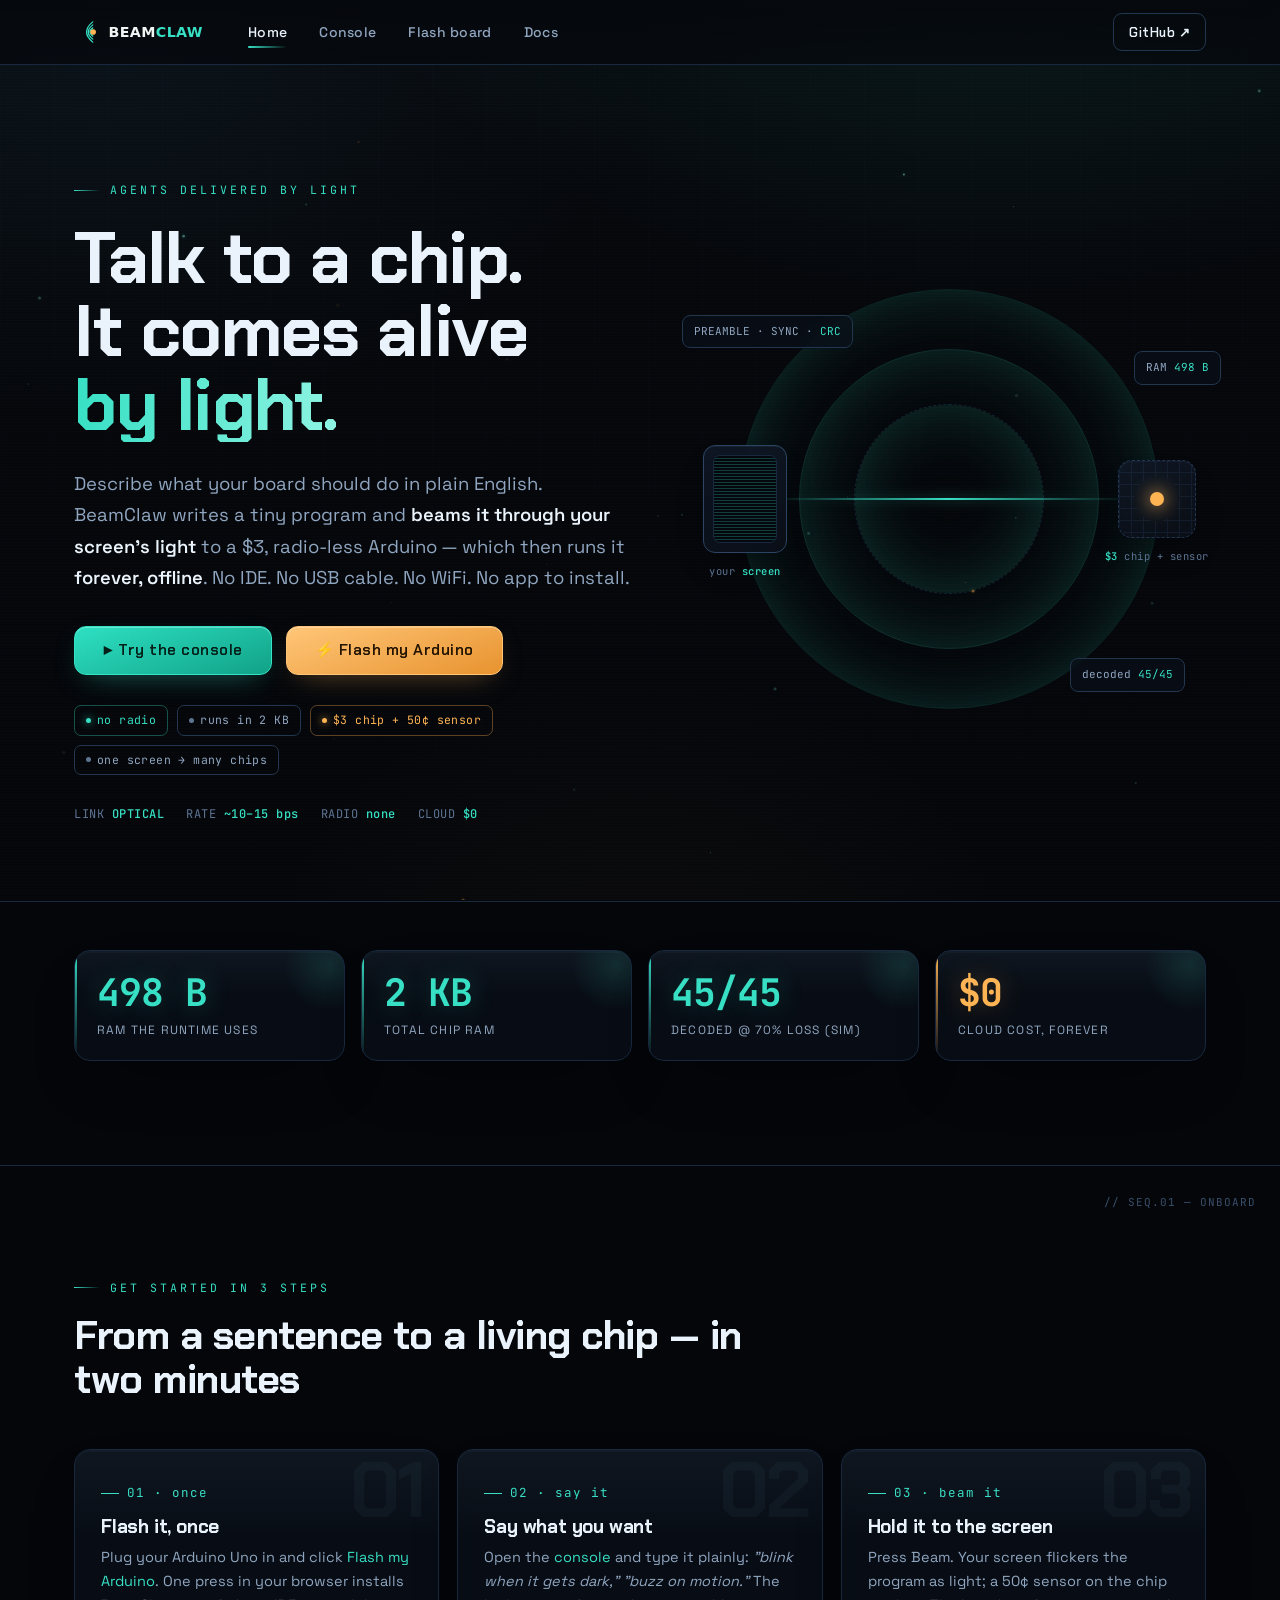
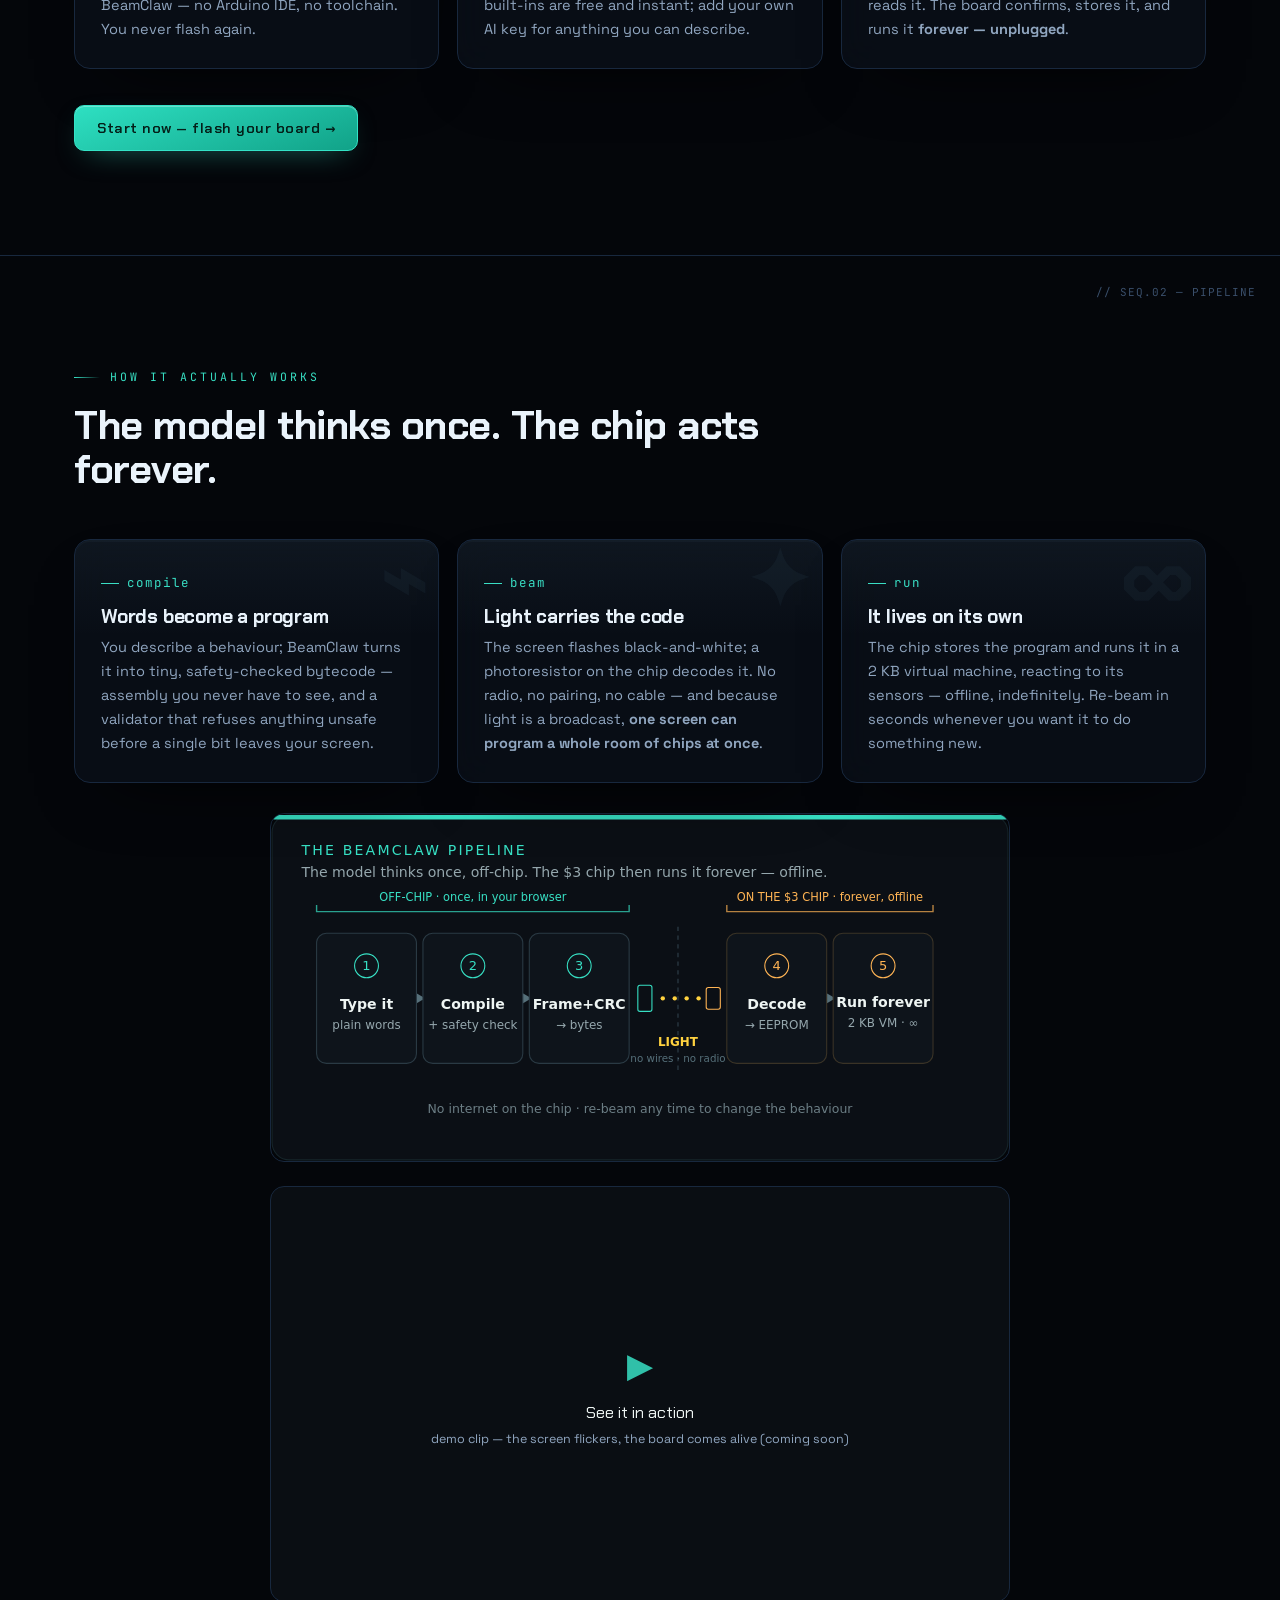
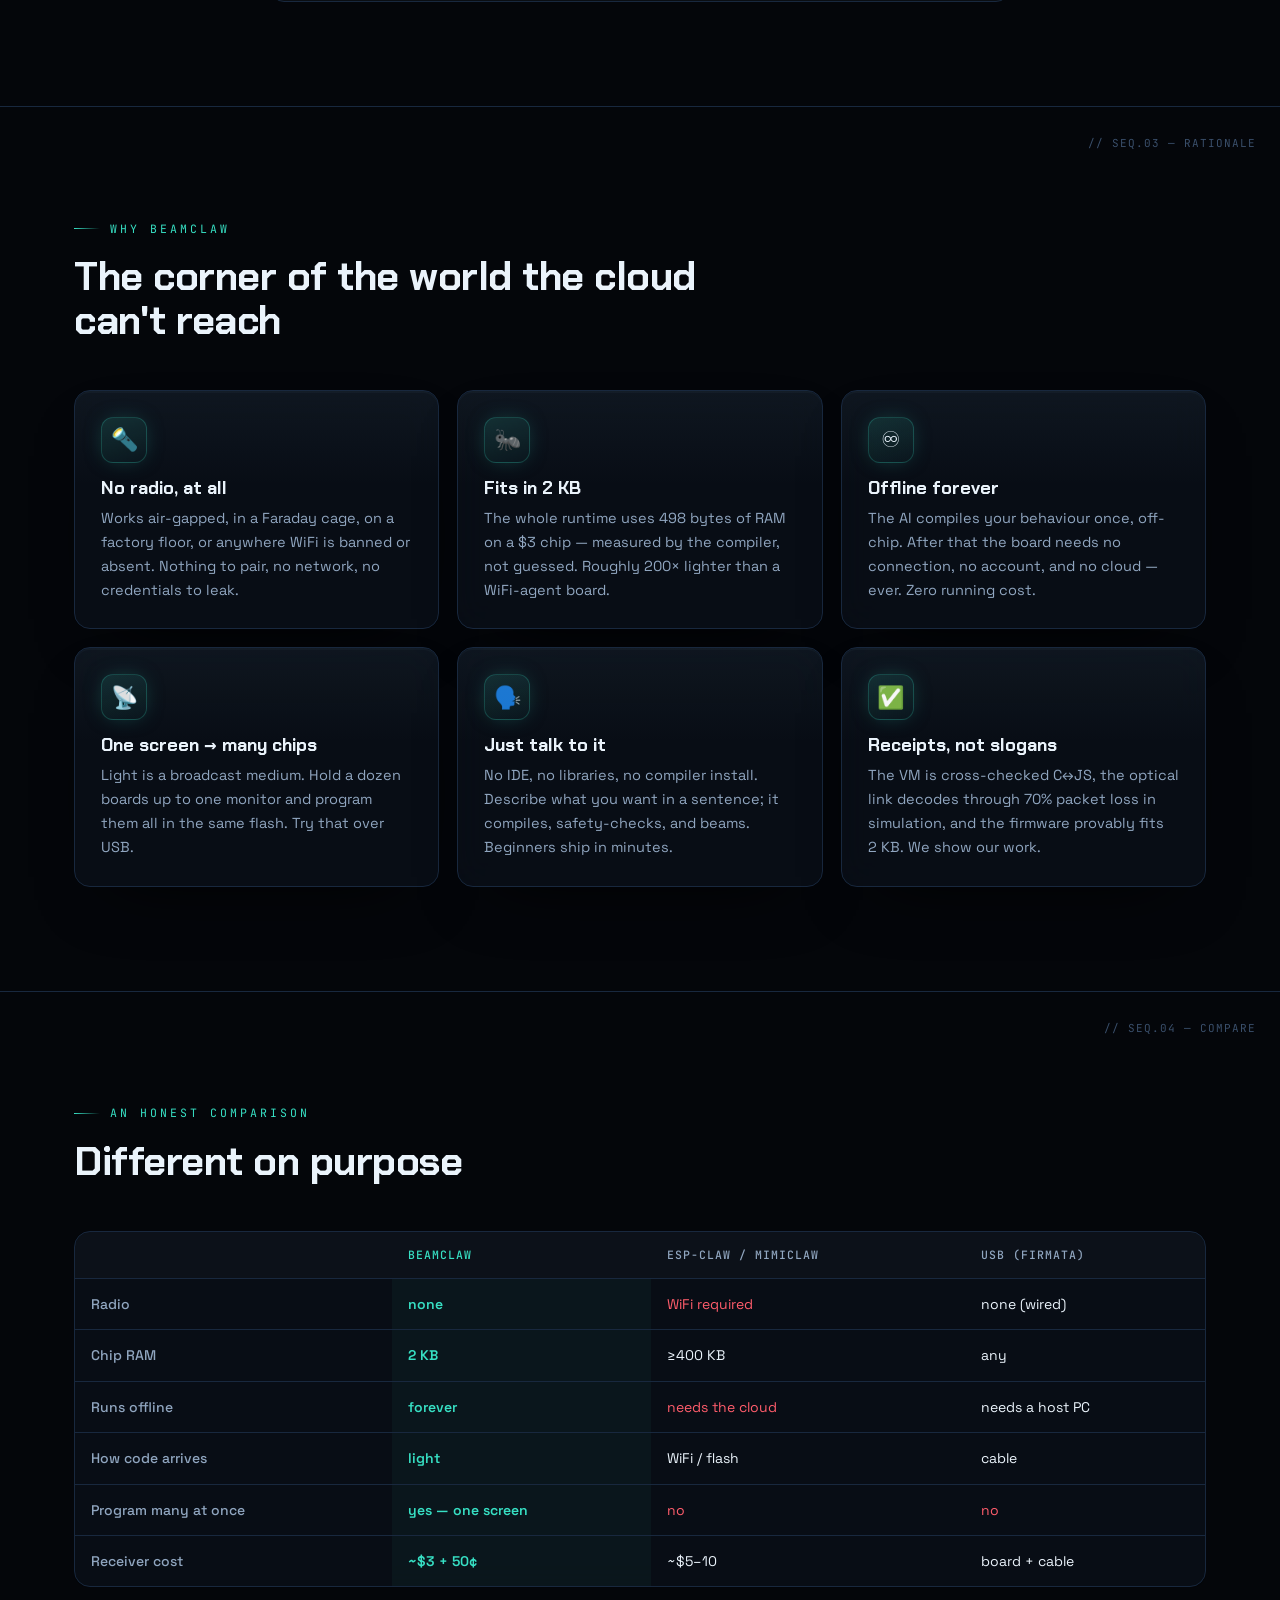
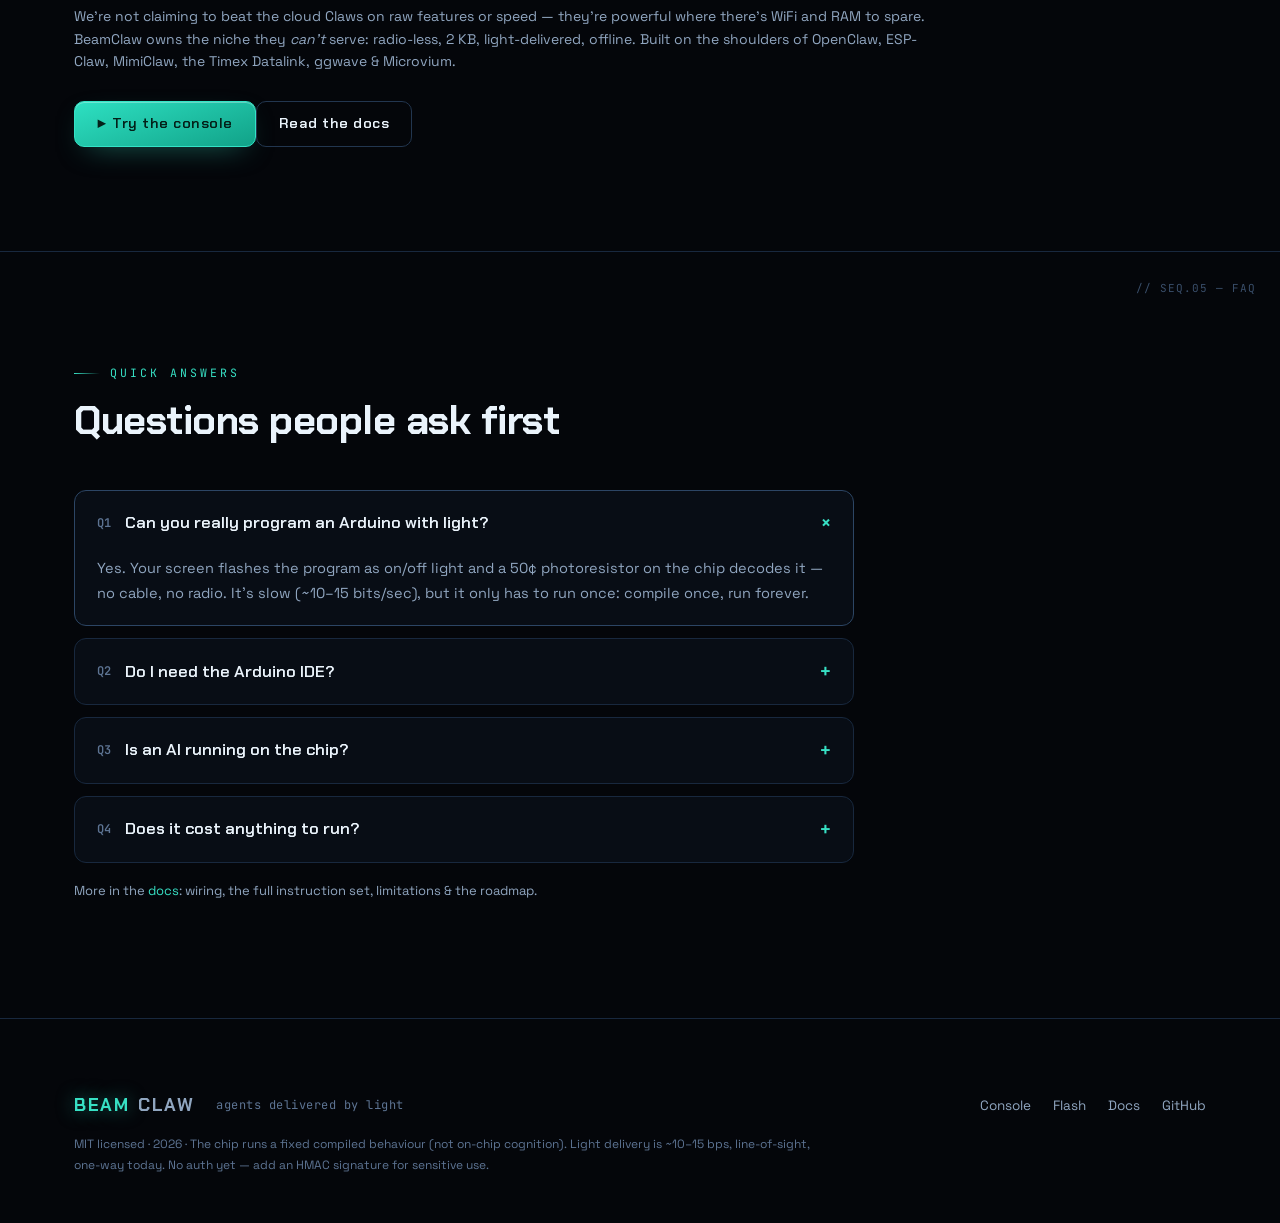
<file: index.html>
<!DOCTYPE html><html lang="en"><head>
<meta charset="UTF-8"/><meta name="viewport" content="width=device-width,initial-scale=1"/>
<title>BeamClaw — Program an Arduino by Light. No Cable, No WiFi, No App.</title>
<meta name="description" content="Describe what your board should do in plain words. BeamClaw compiles a tiny program and beams it through your screen's light to a $3, radio-less Arduino that then runs it forever — offline. No IDE, no USB, no network."/>
<meta name="keywords" content="program Arduino by light, wireless Arduino programming, Arduino without USB, no IDE Arduino, optical data transfer, radioless microcontroller, offline Arduino, screen to Arduino, LiFi Arduino, LDR photoresistor data, send code with light"/>
<link rel="canonical" href="https://beam-claw.com/"/>
<meta property="og:type" content="website"/>
<meta property="og:title" content="BeamClaw — talk to a chip, it comes alive by light"/>
<meta property="og:description" content="A $3, radio-less Arduino that runs your program forever — offline. Describe it in plain words; your screen beams it over by light. No IDE, no USB, no WiFi."/>
<meta property="og:image" content="assets/og.png"/>
<meta property="og:url" content="https://beam-claw.com/"/>
<meta name="twitter:card" content="summary_large_image"/>
<meta name="twitter:title" content="BeamClaw — program an Arduino by light"/>
<meta name="twitter:description" content="Talk to a chip; it comes alive by light. Radio-less, 2 KB, offline. No IDE, no USB, no WiFi."/>
<meta name="twitter:image" content="assets/og.png"/>
<link rel="icon" href="assets/favicon.svg" type="image/svg+xml"/><link rel="icon" type="image/png" sizes="32x32" href="assets/favicon-32.png"/><link rel="apple-touch-icon" href="assets/apple-touch-icon.png"/>
<link rel="stylesheet" href="assets/style.css"/>
</head><body>
<div class="bg-deck"></div><div class="bg-grid"></div><div class="bg-scan"></div>
<canvas id="photons"></canvas>

<nav class="nav"><div class="wrap">
<a class="brand" href="index.html"><img src="assets/logo.svg" alt="BeamClaw" style="height:30px;width:auto;display:block"/></a>
<button class="navtoggle" aria-label="menu" onclick="document.getElementById('nl').classList.toggle('open')">☰</button>
<div class="links" id="nl"><a href="index.html" class="active">Home</a><a href="app.html">Console</a><a href="flash.html">Flash&nbsp;board</a><a href="docs.html">Docs</a></div>
<span class="sp"></span><a class="btn sm ghost" href="https://github.com/technicalaj/beamclaw" target="_blank" rel="noopener">GitHub ↗</a>
</div></nav>

<header class="hero"><div class="wrap">
<div class="hero-grid">
  <div class="hero-copy">
    <span class="eyebrow">agents delivered by light</span>
    <h1>Talk to a chip.<br/>It comes alive<br/><span class="beam-word">by light.</span></h1>
    <p class="lead">Describe what your board should do in plain English. BeamClaw writes a tiny program and <b>beams it through your screen's light</b> to a $3, radio-less Arduino — which then runs it <b>forever, offline</b>. No IDE. No USB cable. No WiFi. No app to install.</p>
    <div class="cta">
      <a class="btn primary lg" href="app.html">▶ Try the console</a>
      <a class="btn gold lg" href="flash.html">⚡ Flash my Arduino</a>
    </div>
    <div class="pills">
      <span class="tag ok">no radio</span>
      <span class="tag">runs in 2&nbsp;KB</span>
      <span class="tag gold">$3 chip + 50¢ sensor</span>
      <span class="tag">one screen → many chips</span>
    </div>
    <div class="hero-readout">
      <span>LINK <b>OPTICAL</b></span><span>RATE <b>~10–15 bps</b></span><span>RADIO <b>none</b></span><span>CLOUD <b>$0</b></span>
    </div>
  </div>

  <!-- SIGNATURE BEAM: screen → photons → chip -->
  <div class="beam-stage" aria-hidden="true">
    <div class="ring" data-depth="0.4"></div>
    <div class="ring r2" data-depth="0.7"></div>
    <div class="ring r3" data-depth="1"></div>

    <div class="beam-line" data-depth="0.2">
      <span class="surge"></span>
      <span class="ph"></span><span class="ph"></span><span class="ph"></span><span class="ph"></span><span class="ph"></span>
    </div>

    <div class="beam-node emit" data-depth="0.5">
      <div class="node-box"><div class="scr"></div></div>
      <div class="node-label">your <b>screen</b></div>
    </div>
    <div class="beam-node recv" data-depth="0.5">
      <div class="node-box chip"><div class="pins"></div><div class="core"></div></div>
      <div class="node-label"><b>$3</b> chip + sensor</div>
    </div>

    <div class="float-chip f1" data-depth="1.4">PREAMBLE · SYNC · <span class="v">CRC</span></div>
    <div class="float-chip f2" data-depth="1.2">RAM <span class="v">498 B</span></div>
    <div class="float-chip f3" data-depth="1.6">decoded <span class="v">45/45</span></div>
  </div>
</div>
</div></header>

<!-- FLOATING STAT CARDS -->
<section style="padding-top:var(--s7)"><div class="wrap">
<div class="statband">
  <div class="stat panel lift reveal"><span class="tick"></span><div class="v">498 B</div><div class="l">RAM the runtime uses</div></div>
  <div class="stat panel lift reveal d1"><span class="tick"></span><div class="v">2 KB</div><div class="l">total chip RAM</div></div>
  <div class="stat panel lift reveal d2"><span class="tick"></span><div class="v">45/45</div><div class="l">decoded @ 70% loss (sim)</div></div>
  <div class="stat panel lift gold reveal d3"><span class="tick"></span><div class="v">$0</div><div class="l">cloud cost, forever</div></div>
</div>
</div></section>

<!-- GET STARTED IN 3 STEPS -->
<section id="start"><div class="wrap">
<div class="sec-coord">// SEQ.01 — ONBOARD</div>
<div class="sec-head reveal">
  <span class="eyebrow">get started in 3 steps</span>
  <h2 class="h-sec">From a sentence to a living chip — in two minutes</h2>
</div>
<div class="grid3 steps">
  <div class="step panel lift reveal"><span class="ghost-num">01</span><div class="n">01 · once</div><h4>Flash it, once</h4><p>Plug your Arduino Uno in and click <a href="flash.html">Flash my Arduino</a>. One press in your browser installs BeamClaw — no Arduino IDE, no toolchain. You never flash again.</p></div>
  <div class="step panel lift reveal d1"><span class="ghost-num">02</span><div class="n">02 · say it</div><h4>Say what you want</h4><p>Open the <a href="app.html">console</a> and type it plainly: <i>"blink when it gets dark," "buzz on motion."</i> The built-ins are free and instant; add your own AI key for anything you can describe.</p></div>
  <div class="step panel lift reveal d2"><span class="ghost-num">03</span><div class="n">03 · beam it</div><h4>Hold it to the screen</h4><p>Press Beam. Your screen flickers the program as light; a 50¢ sensor on the chip reads it. The board confirms, stores it, and runs it <b>forever — unplugged</b>.</p></div>
</div>
<div class="cta" style="justify-content:center;margin-top:36px"><a class="btn primary" href="flash.html">Start now — flash your board →</a></div>
</div></section>

<!-- HOW IT WORKS -->
<section id="how"><div class="wrap">
<div class="sec-coord">// SEQ.02 — PIPELINE</div>
<div class="sec-head reveal">
  <span class="eyebrow">how it actually works</span>
  <h2 class="h-sec">The model thinks once. The chip acts forever.</h2>
</div>
<div class="grid3 steps">
  <div class="step panel lift reveal"><span class="ghost-num">⌁</span><div class="n">compile</div><h4>Words become a program</h4><p>You describe a behaviour; BeamClaw turns it into tiny, safety-checked bytecode — assembly you never have to see, and a validator that refuses anything unsafe before a single bit leaves your screen.</p></div>
  <div class="step panel lift reveal d1"><span class="ghost-num">✦</span><div class="n">beam</div><h4>Light carries the code</h4><p>The screen flashes black-and-white; a photoresistor on the chip decodes it. No radio, no pairing, no cable — and because light is a broadcast, <b>one screen can program a whole room of chips at once</b>.</p></div>
  <div class="step panel lift reveal d2"><span class="ghost-num">∞</span><div class="n">run</div><h4>It lives on its own</h4><p>The chip stores the program and runs it in a 2&nbsp;KB virtual machine, reacting to its sensors — offline, indefinitely. Re-beam in seconds whenever you want it to do something new.</p></div>
</div>
<img src="assets/architecture.svg" alt="BeamClaw pipeline: type, compile and safety-check, beam by light; the 2KB chip decodes, stores, and runs it forever" loading="lazy" class="reveal" style="display:block;width:100%;max-width:740px;margin:30px auto 0;border-radius:14px;border:1px solid var(--line)"/>
<div class="reveal" style="margin:24px auto 0;max-width:740px">
  <div style="position:relative;border:1px solid var(--line);border-radius:14px;overflow:hidden;background:#0a0e13;aspect-ratio:16/9;display:flex;align-items:center;justify-content:center;text-align:center">
    <div>
      <div style="font-size:34px;color:#37e0c4;opacity:.85">▶</div>
      <div style="font-family:var(--disp);font-size:16px;margin-top:6px;color:#eef5f3">See it in action</div>
      <div class="dim" style="font-size:12.5px;margin-top:4px">demo clip — the screen flickers, the board comes alive (coming soon)</div>
    </div>
  </div>
</div>
</div></section>

<!-- WHY -->
<section id="why"><div class="wrap">
<div class="sec-coord">// SEQ.03 — RATIONALE</div>
<div class="sec-head reveal">
  <span class="eyebrow">why beamclaw</span>
  <h2 class="h-sec">The corner of the world the cloud can't reach</h2>
</div>
<div class="grid3">
  <div class="feat panel lift reveal"><div class="ic">🔦</div><h4>No radio, at all</h4><p>Works air-gapped, in a Faraday cage, on a factory floor, or anywhere WiFi is banned or absent. Nothing to pair, no network, no credentials to leak.</p></div>
  <div class="feat panel lift reveal d1"><div class="ic">🐜</div><h4>Fits in 2&nbsp;KB</h4><p>The whole runtime uses 498 bytes of RAM on a $3 chip — measured by the compiler, not guessed. Roughly 200× lighter than a WiFi-agent board.</p></div>
  <div class="feat panel lift reveal d2"><div class="ic">♾️</div><h4>Offline forever</h4><p>The AI compiles your behaviour once, off-chip. After that the board needs no connection, no account, and no cloud — ever. Zero running cost.</p></div>
  <div class="feat panel lift reveal"><div class="ic">📡</div><h4>One screen → many chips</h4><p>Light is a broadcast medium. Hold a dozen boards up to one monitor and program them all in the same flash. Try that over USB.</p></div>
  <div class="feat panel lift reveal d1"><div class="ic">🗣️</div><h4>Just talk to it</h4><p>No IDE, no libraries, no compiler install. Describe what you want in a sentence; it compiles, safety-checks, and beams. Beginners ship in minutes.</p></div>
  <div class="feat panel lift reveal d2"><div class="ic">✅</div><h4>Receipts, not slogans</h4><p>The VM is cross-checked C↔JS, the optical link decodes through 70% packet loss in simulation, and the firmware provably fits 2&nbsp;KB. We show our work.</p></div>
</div></div></section>

<!-- COMPARISON -->
<section id="cmp"><div class="wrap">
<div class="sec-coord">// SEQ.04 — COMPARE</div>
<div class="sec-head reveal">
  <span class="eyebrow">an honest comparison</span>
  <h2 class="h-sec">Different on purpose</h2>
</div>
<div class="cmp-wrap reveal">
<table class="cmp"><tr><th></th><th>BeamClaw</th><th>ESP-Claw / MimiClaw</th><th>USB (Firmata)</th></tr>
<tr><td>Radio</td><td class="yes">none</td><td class="no">WiFi required</td><td>none (wired)</td></tr>
<tr><td>Chip RAM</td><td class="yes">2 KB</td><td>≥400 KB</td><td>any</td></tr>
<tr><td>Runs offline</td><td class="yes">forever</td><td class="no">needs the cloud</td><td>needs a host PC</td></tr>
<tr><td>How code arrives</td><td class="yes">light</td><td>WiFi / flash</td><td>cable</td></tr>
<tr><td>Program many at once</td><td class="yes">yes — one screen</td><td class="no">no</td><td class="no">no</td></tr>
<tr><td>Receiver cost</td><td class="yes">~$3 + 50¢</td><td>~$5–10</td><td>board + cable</td></tr></table>
</div>
<p class="dim reveal" style="margin-top:18px;font-size:14px;max-width:860px">We're not claiming to beat the cloud Claws on raw features or speed — they're powerful where there's WiFi and RAM to spare. BeamClaw owns the niche they <i>can't</i> serve: radio-less, 2&nbsp;KB, light-delivered, offline. Built on the shoulders of OpenClaw, ESP-Claw, MimiClaw, the Timex Datalink, ggwave &amp; Microvium.</p>
<div class="cta" style="justify-content:flex-start;margin-top:28px"><a class="btn primary" href="app.html">▶ Try the console</a><a class="btn ghost" href="docs.html">Read the docs</a></div>
</div></section>

<!-- FAQ -->
<section id="faq"><div class="wrap">
<div class="sec-coord">// SEQ.05 — FAQ</div>
<div class="sec-head reveal">
  <span class="eyebrow">quick answers</span>
  <h2 class="h-sec">Questions people ask first</h2>
</div>
<div class="faq-list">
  <details class="faq-item reveal" open><summary><span class="qn">Q1</span> Can you really program an Arduino with light?<span class="qx">+</span></summary><div class="faq-body">Yes. Your screen flashes the program as on/off light and a 50¢ photoresistor on the chip decodes it — no cable, no radio. It's slow (~10–15 bits/sec), but it only has to run once: compile once, run forever.</div></details>
  <details class="faq-item reveal"><summary><span class="qn">Q2</span> Do I need the Arduino IDE?<span class="qx">+</span></summary><div class="faq-body">No. You flash BeamClaw to the board one time straight from your browser, then change its behaviour by light from any device — phone, tablet, or laptop.</div></details>
  <details class="faq-item reveal"><summary><span class="qn">Q3</span> Is an AI running on the chip?<span class="qx">+</span></summary><div class="faq-body">No — that's impossible in 2&nbsp;KB, and we won't pretend otherwise. The AI <i>compiles</i> a tiny program off-chip; the chip just runs it. "LLM-compiled agency," not "an LLM on the chip."</div></details>
  <details class="faq-item reveal"><summary><span class="qn">Q4</span> Does it cost anything to run?<span class="qx">+</span></summary><div class="faq-body">Nothing. There's no server and no cloud. The built-in behaviours are free; for free-form AI you bring your own key and it talks straight to the provider — nothing billed to us.</div></details>
</div>
<p class="dim reveal" style="font-size:13px;margin-top:18px">More in the <a href="docs.html">docs</a>: wiring, the full instruction set, limitations &amp; the roadmap.</p>
</div></section>

<footer><div class="wrap">
<div class="row"><a class="brand" href="index.html"><b>BEAM</b>CLAW</a><span class="tagline">agents delivered by light</span><span style="flex:1"></span>
<a href="app.html">Console</a><a href="flash.html">Flash</a><a href="docs.html">Docs</a><a href="https://github.com/technicalaj/beamclaw" target="_blank" rel="noopener">GitHub</a></div>
<div class="note">MIT licensed · <span data-year>2026</span> · The chip runs a fixed compiled behaviour (not on-chip cognition). Light delivery is ~10–15 bps, line-of-sight, one-way today. No auth yet — add an HMAC signature for sensitive use.</div>
</div></footer>
<script src="assets/fx.js"></script>
</body></html>
</file>
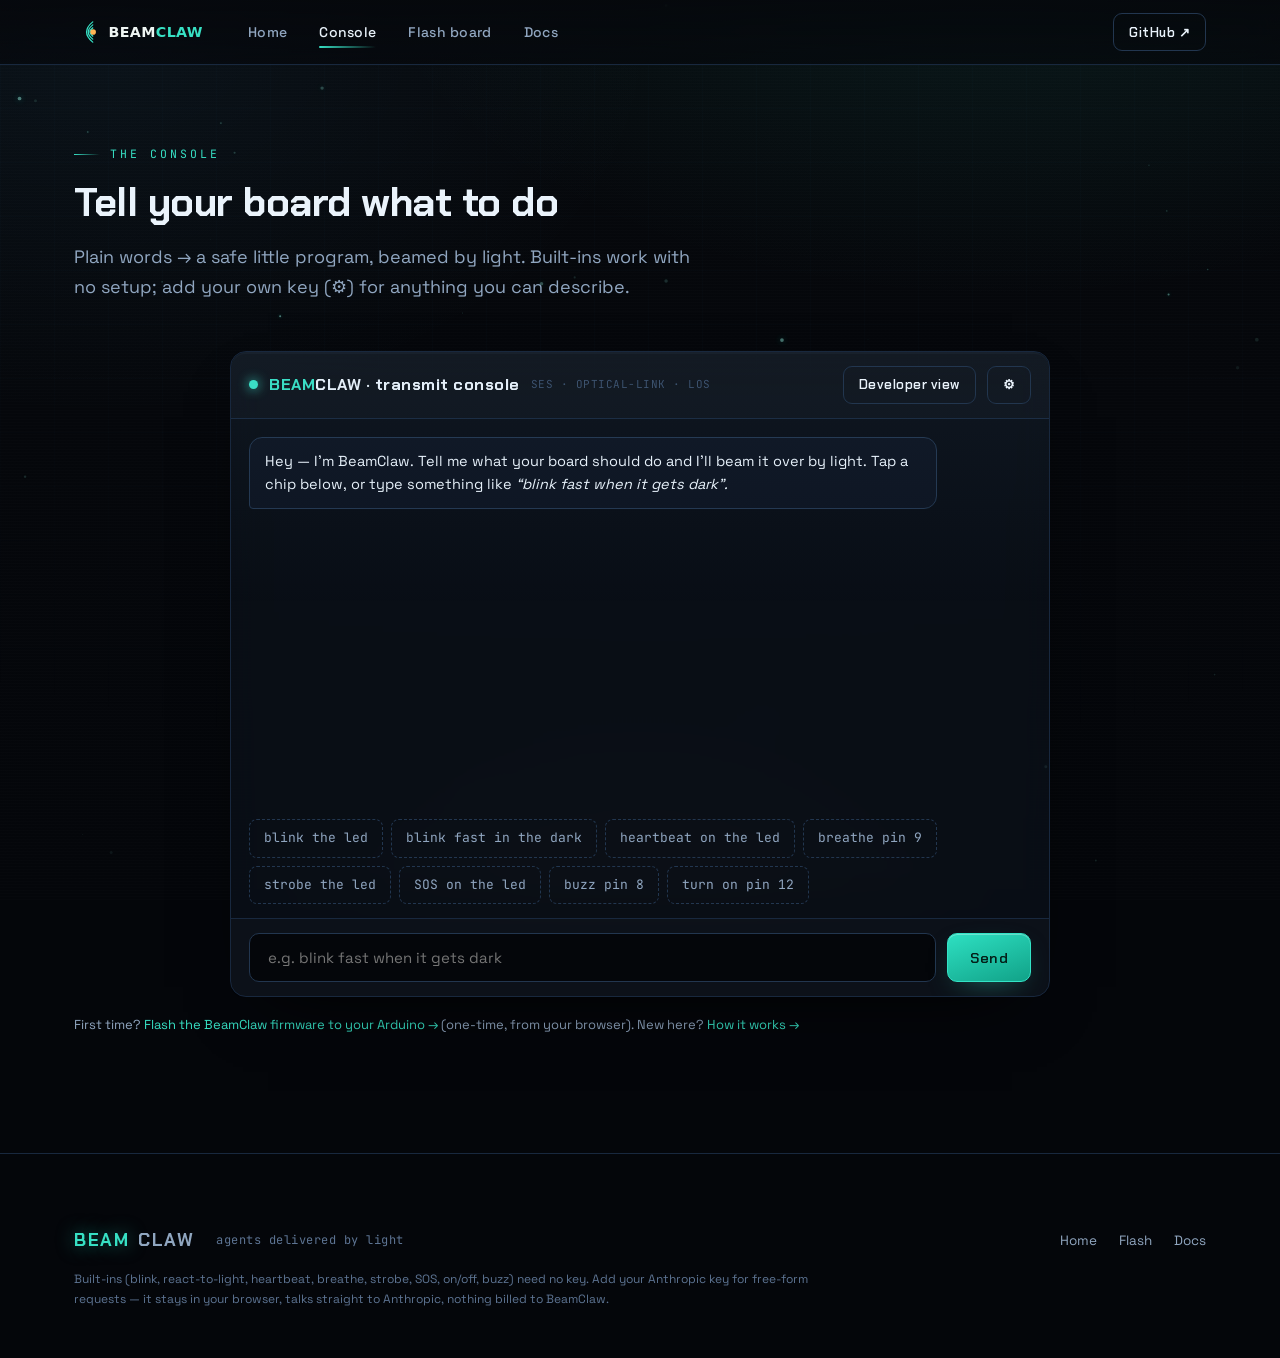
<file: app.html>
<!DOCTYPE html><html lang="en"><head>
<meta charset="UTF-8"/><meta name="viewport" content="width=device-width,initial-scale=1"/>
<title>BeamClaw Console — describe a behaviour, beam it to your Arduino by light</title>
<meta name="description" content="Type what your Arduino should do in plain words. BeamClaw compiles a safe little program and beams it by light — no IDE, no cable. Built-ins are free; bring your own AI key for anything."/>
<meta name="keywords" content="program Arduino plain English, beam code by light, no IDE Arduino console, BeamClaw app"/>
<link rel="canonical" href="https://beam-claw.com/app.html"/>
<meta property="og:type" content="website"/>
<meta property="og:title" content="BeamClaw Console — talk, and your board comes alive by light"/>
<meta property="og:description" content="Describe a behaviour in plain words; it compiles a safe program and beams it by light to your Arduino."/>
<meta property="og:image" content="assets/og.png"/>
<meta name="twitter:card" content="summary_large_image"/>
<link rel="icon" href="assets/favicon.svg" type="image/svg+xml"/><link rel="icon" type="image/png" sizes="32x32" href="assets/favicon-32.png"/><link rel="apple-touch-icon" href="assets/apple-touch-icon.png"/>
<link rel="stylesheet" href="assets/style.css"/>
</head><body>
<div class="bg-deck"></div><div class="bg-grid"></div><div class="bg-scan"></div>
<canvas id="photons"></canvas>

<nav class="nav"><div class="wrap">
<a class="brand" href="index.html"><img src="assets/logo.svg" alt="BeamClaw" style="height:30px;width:auto;display:block"/></a>
<button class="navtoggle" aria-label="menu" onclick="document.getElementById('nl').classList.toggle('open')">☰</button>
<div class="links" id="nl"><a href="index.html">Home</a><a href="app.html" class="active">Console</a><a href="flash.html">Flash&nbsp;board</a><a href="docs.html">Docs</a></div>
<span class="sp"></span><a class="btn sm ghost" href="https://github.com/technicalaj/beamclaw" target="_blank" rel="noopener">GitHub ↗</a>
</div></nav>

<section style="border-top:0;padding-top:var(--s8)"><div class="wrap">
<div class="sec-head reveal">
  <span class="eyebrow">the console</span>
  <h2 class="h-sec">Tell your board what to do</h2>
  <p class="lead">Plain words → a safe little program, beamed by light. Built-ins work with no setup; add your own key (⚙) for anything you can describe.</p>
</div>

<div class="console panel reveal" id="console" style="margin-top:24px">
  <div class="top">
    <span class="dot"></span>
    <span class="ttl"><b>BEAM</b>CLAW · transmit console</span>
    <span class="ses">SES · OPTICAL-LINK · LOS</span>
    <span class="sp" style="flex:1"></span>
    <button class="btn sm ghost" id="devBtn" title="Show the assembly &amp; bytecode">Developer view</button>
    <button class="btn sm ghost" id="setBtn" title="API key &amp; speed">⚙</button>
  </div>
  <div id="chat"></div>
  <div class="chips" id="chips"></div>
  <div class="settings" id="settings">
    <div style="font-family:var(--disp);font-weight:600;margin-bottom:2px">Connect your own AI <span class="dim" style="font-weight:400">(optional)</span></div>
    <p class="dim" style="font-size:12.5px;line-height:1.6;margin:0 0 8px">The built-ins below need no key. To compile <i>anything</i> you can describe, paste an Anthropic key — it stays <b>in this browser only</b>, talks <b>straight to Anthropic</b> (no BeamClaw server, nothing billed to us), and you can revoke it anytime in your <a href="https://console.anthropic.com/settings/keys" target="_blank" rel="noopener">Anthropic console</a>. Don't want to trust a website with a key? <a href="docs.html">Run BeamClaw locally →</a></p>
    <input id="key" type="password" placeholder="sk-ant-…" autocomplete="off"/>
    <label class="rmk" style="display:flex;align-items:center;gap:8px;margin:10px 0 0;font-size:13px;text-transform:none;letter-spacing:0"><input type="checkbox" id="remember" style="width:auto;margin:0"/> Remember on this device (otherwise it's forgotten when you close the tab)</label>
    <label style="margin-top:14px">TX speed (ms/bit) — slow it down if the board doesn't catch the beam</label>
    <input id="bit" type="number" value="90" min="40" max="300"/>
    <label style="margin-top:14px">Repeats — how many times to send (more = more reliable, a little slower)</label>
    <input id="copies" type="number" value="2" min="1" max="5"/>
  </div>
  <div class="beamzone" id="beamzone">
    <div class="bz-head"><span class="pulse-dot"></span> transmission bay · hold sensor to target · esc cancels</div>
    <div class="stage" id="stage">
      <div id="pad">▣ hold your board's sensor here · tap = fullscreen</div>
      <div class="stagechrome">
        <div class="prog"><i id="pb"></i></div>
        <div class="bstat" id="bstat"></div>
      </div>
    </div>
    <div class="bz-controls">
      <button class="btn primary" id="beamBtn" disabled>▶ Beam it to my board</button>
      <button class="btn ghost" id="stopBtn" disabled>■ Stop</button>
    </div>
    <div id="confirm">
      <div class="dim" style="font-size:14px">👀 Now look at your board — the onboard LED should flash <b>3×</b> to confirm it caught the program. Did it?</div>
      <div style="display:flex;gap:10px;justify-content:center;margin-top:12px;flex-wrap:wrap">
        <button class="btn primary sm" id="fbWorked">✓ Yes, it worked</button>
        <button class="btn ghost sm" id="fbRetry">↻ No — beam again, slower</button>
      </div>
    </div>
  </div>
  <div class="inbar"><input id="say" type="text" placeholder="e.g. blink fast when it gets dark" autocomplete="off"/><button class="btn primary" id="send">Send</button></div>
</div>
<p class="dim reveal" style="font-size:13px;margin-top:18px">First time? <a href="flash.html">Flash the BeamClaw firmware to your Arduino →</a> (one-time, from your browser). New here? <a href="docs.html">How it works →</a></p>
</div></section>

<footer><div class="wrap">
<div class="row"><a class="brand" href="index.html"><b>BEAM</b>CLAW</a><span class="tagline">agents delivered by light</span><span style="flex:1"></span>
<a href="index.html">Home</a><a href="flash.html">Flash</a><a href="docs.html">Docs</a></div>
<div class="note">Built-ins (blink, react-to-light, heartbeat, breathe, strobe, SOS, on/off, buzz) need no key. Add your Anthropic key for free-form requests — it stays in your browser, talks straight to Anthropic, nothing billed to BeamClaw.</div>
</div></footer>
<script src="assets/fx.js"></script>
<script src="assets/app.js"></script>
</body></html>
</file>
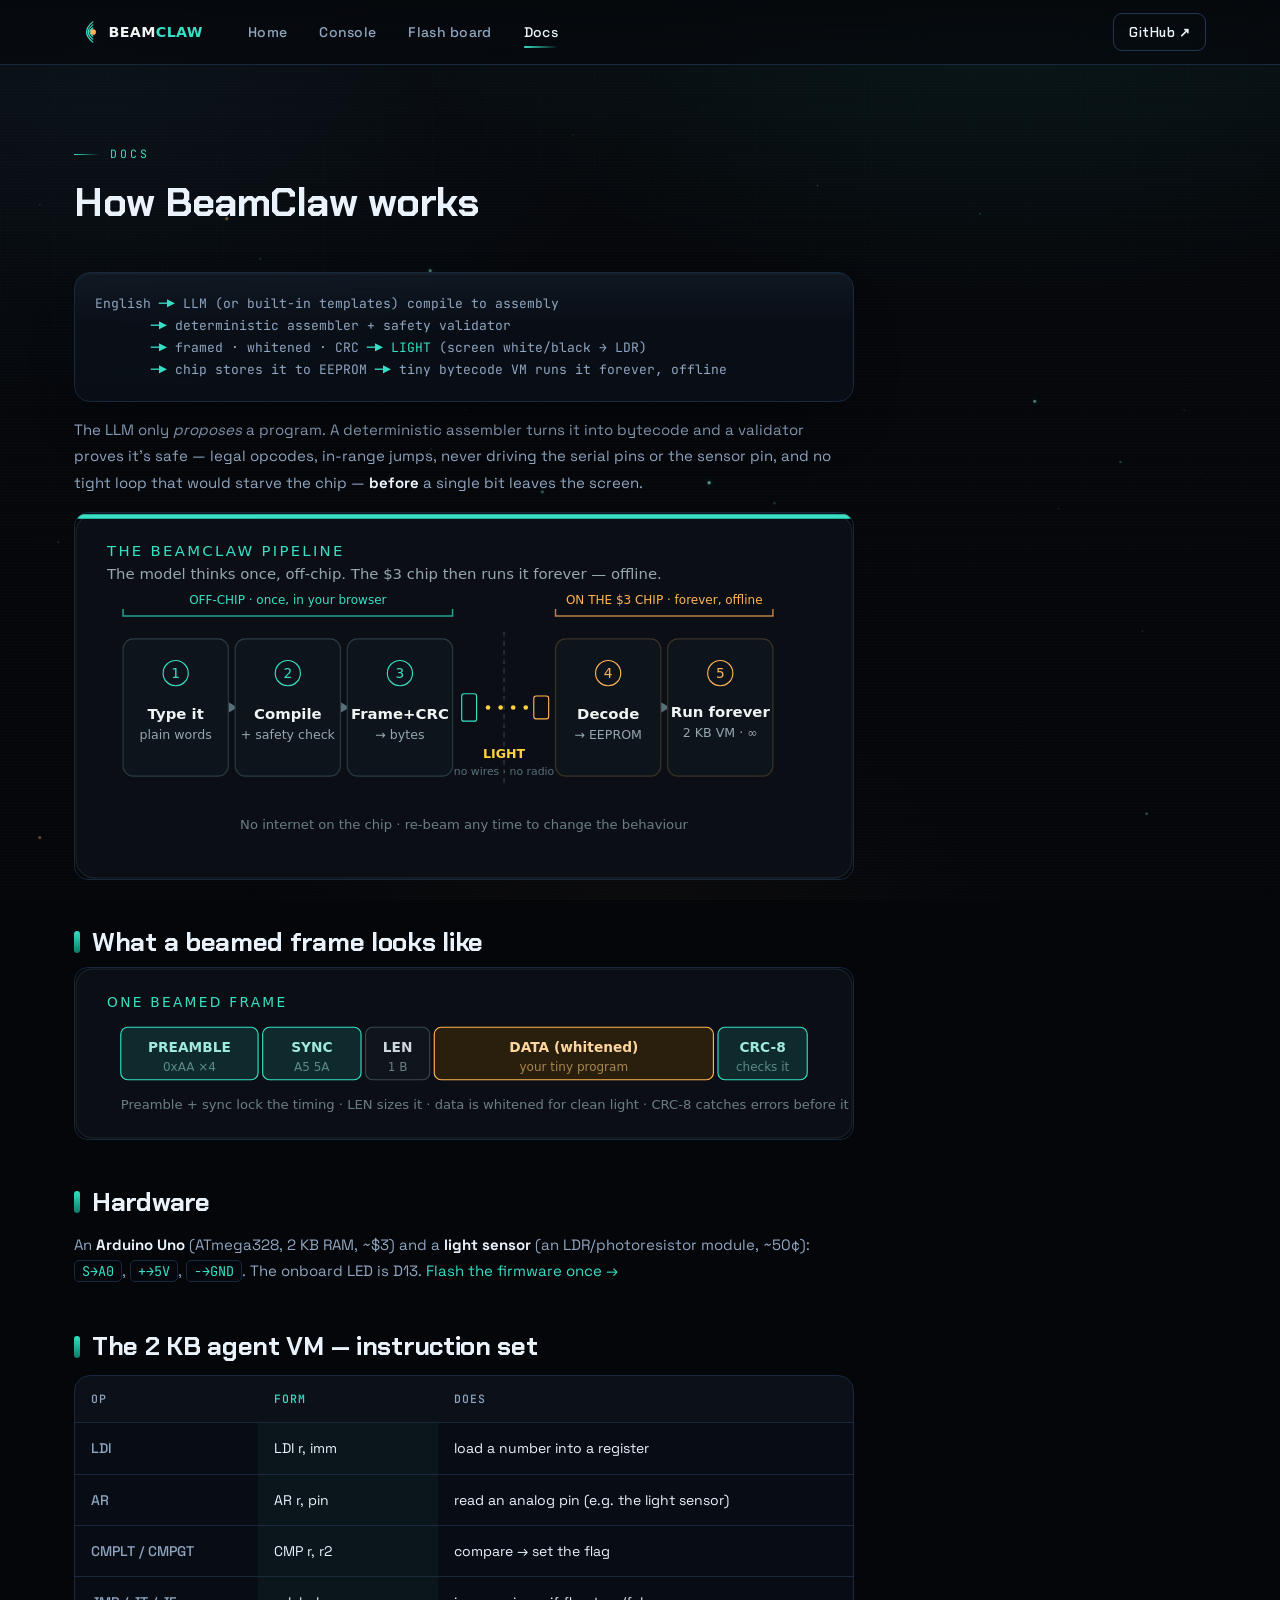
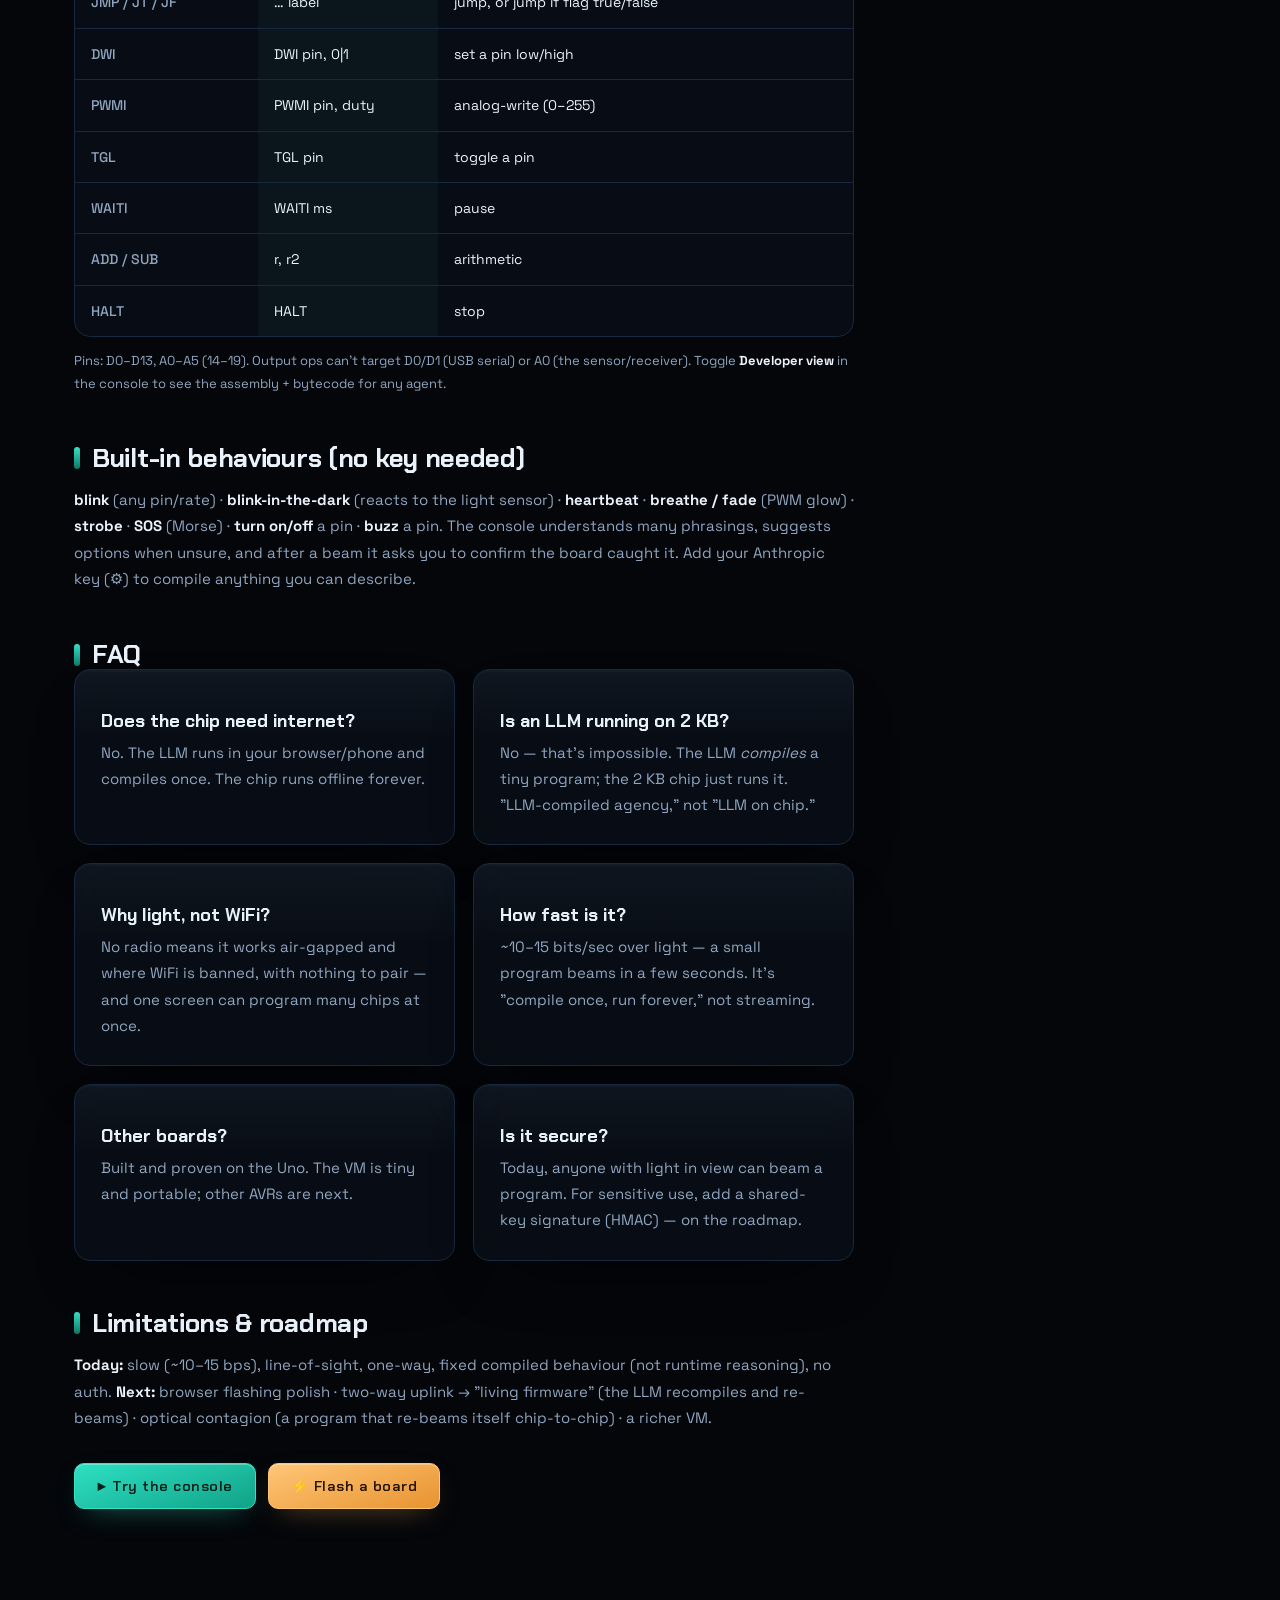
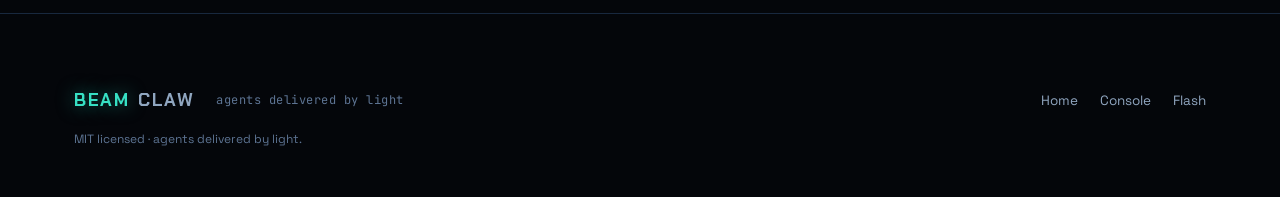
<file: docs.html>
<!DOCTYPE html><html lang="en"><head>
<meta charset="UTF-8"/><meta name="viewport" content="width=device-width,initial-scale=1"/>
<title>How BeamClaw Works — Program an Arduino by Light (Docs &amp; Wiring)</title>
<meta name="description" content="How to program an Arduino with light: the screen-to-photoresistor pipeline, wiring (LDR → A0), the 2 KB virtual-machine instruction set, the safety validator, FAQ, limitations and roadmap."/>
<meta name="keywords" content="program Arduino by light, Arduino LDR wiring, photoresistor data, 2KB virtual machine, optical data transfer Arduino, no IDE firmware, BeamClaw docs"/>
<link rel="canonical" href="https://beam-claw.com/docs.html"/>
<meta property="og:type" content="article"/>
<meta property="og:title" content="How BeamClaw works — program an Arduino by light"/>
<meta property="og:description" content="The light pipeline, wiring, the 2 KB instruction set, the safety validator, and an honest list of limitations."/>
<meta property="og:image" content="assets/og.png"/>
<meta name="twitter:card" content="summary_large_image"/>
<link rel="icon" href="assets/favicon.svg" type="image/svg+xml"/><link rel="icon" type="image/png" sizes="32x32" href="assets/favicon-32.png"/><link rel="apple-touch-icon" href="assets/apple-touch-icon.png"/>
<link rel="stylesheet" href="assets/style.css"/>
</head><body>
<div class="bg-deck"></div><div class="bg-grid"></div><div class="bg-scan"></div>
<canvas id="photons"></canvas>

<nav class="nav"><div class="wrap">
<a class="brand" href="index.html"><img src="assets/logo.svg" alt="BeamClaw" style="height:30px;width:auto;display:block"/></a>
<button class="navtoggle" aria-label="menu" onclick="document.getElementById('nl').classList.toggle('open')">☰</button>
<div class="links" id="nl"><a href="index.html">Home</a><a href="app.html">Console</a><a href="flash.html">Flash&nbsp;board</a><a href="docs.html" class="active">Docs</a></div>
<span class="sp"></span><a class="btn sm ghost" href="https://github.com/technicalaj/beamclaw" target="_blank" rel="noopener">GitHub ↗</a>
</div></nav>

<section style="border-top:0;padding-top:var(--s8)"><div class="wrap">
<div class="doc">
<div class="sec-head reveal">
  <span class="eyebrow">docs</span>
  <h2 class="h-sec">How BeamClaw works</h2>
</div>

<div class="pipe-panel panel reveal">
<pre>English <span class="hl">─▶</span> LLM (or built-in templates) compile to assembly
       <span class="hl">─▶</span> deterministic assembler + safety validator
       <span class="hl">─▶</span> framed · whitened · CRC <span class="hl">─▶ LIGHT</span> (screen white/black → LDR)
       <span class="hl">─▶</span> chip stores it to EEPROM <span class="hl">─▶</span> tiny bytecode VM runs it forever, offline</pre>
</div>
<p class="reveal">The LLM only <i>proposes</i> a program. A deterministic assembler turns it into bytecode and a validator proves it's safe — legal opcodes, in-range jumps, never driving the serial pins or the sensor pin, and no tight loop that would starve the chip — <b>before</b> a single bit leaves the screen.</p>
<img src="assets/architecture.svg" alt="BeamClaw pipeline: compile off-chip, beam by light, run forever on the 2KB chip" loading="lazy" class="reveal" style="display:block;width:100%;border-radius:14px;border:1px solid var(--line);margin:16px 0 6px"/>
<h3 class="reveal">What a beamed frame looks like</h3>
<img src="assets/frame.svg" alt="Optical frame: preamble, sync, length, whitened data payload, CRC-8 check byte" loading="lazy" class="reveal" style="display:block;width:100%;border-radius:14px;border:1px solid var(--line);margin-top:10px"/>

<h3 class="reveal">Hardware</h3>
<p class="reveal">An <b>Arduino Uno</b> (ATmega328, 2&nbsp;KB RAM, ~$3) and a <b>light sensor</b> (an LDR/photoresistor module, ~50¢): <code>S→A0</code>, <code>+→5V</code>, <code>−→GND</code>. The onboard LED is D13. <a href="flash.html">Flash the firmware once →</a></p>

<h3 class="reveal">The 2&nbsp;KB agent VM — instruction set</h3>
<div class="cmp-wrap reveal" style="margin-top:14px">
<table class="cmp"><tr><th>Op</th><th>Form</th><th>Does</th></tr>
<tr><td>LDI</td><td>LDI r, imm</td><td>load a number into a register</td></tr>
<tr><td>AR</td><td>AR r, pin</td><td>read an analog pin (e.g. the light sensor)</td></tr>
<tr><td>CMPLT / CMPGT</td><td>CMP r, r2</td><td>compare → set the flag</td></tr>
<tr><td>JMP / JT / JF</td><td>… label</td><td>jump, or jump if flag true/false</td></tr>
<tr><td>DWI</td><td>DWI pin, 0|1</td><td>set a pin low/high</td></tr>
<tr><td>PWMI</td><td>PWMI pin, duty</td><td>analog-write (0–255)</td></tr>
<tr><td>TGL</td><td>TGL pin</td><td>toggle a pin</td></tr>
<tr><td>WAITI</td><td>WAITI ms</td><td>pause</td></tr>
<tr><td>ADD / SUB</td><td>r, r2</td><td>arithmetic</td></tr>
<tr><td>HALT</td><td>HALT</td><td>stop</td></tr></table>
</div>
<p class="dim reveal" style="font-size:13px">Pins: D0–D13, A0–A5 (14–19). Output ops can't target D0/D1 (USB serial) or A0 (the sensor/receiver). Toggle <b>Developer view</b> in the console to see the assembly + bytecode for any agent.</p>

<h3 class="reveal">Built-in behaviours (no key needed)</h3>
<p class="reveal"><b>blink</b> (any pin/rate) · <b>blink-in-the-dark</b> (reacts to the light sensor) · <b>heartbeat</b> · <b>breathe / fade</b> (PWM glow) · <b>strobe</b> · <b>SOS</b> (Morse) · <b>turn on/off</b> a pin · <b>buzz</b> a pin. The console understands many phrasings, suggests options when unsure, and after a beam it asks you to confirm the board caught it. Add your Anthropic key (⚙) to compile anything you can describe.</p>

<h3 class="reveal">FAQ</h3>
<div class="grid2">
<div class="feat panel lift reveal"><h4>Does the chip need internet?</h4><p>No. The LLM runs in your browser/phone and compiles once. The chip runs offline forever.</p></div>
<div class="feat panel lift reveal d1"><h4>Is an LLM running on 2&nbsp;KB?</h4><p>No — that's impossible. The LLM <i>compiles</i> a tiny program; the 2&nbsp;KB chip just runs it. "LLM-compiled agency," not "LLM on chip."</p></div>
<div class="feat panel lift reveal"><h4>Why light, not WiFi?</h4><p>No radio means it works air-gapped and where WiFi is banned, with nothing to pair — and one screen can program many chips at once.</p></div>
<div class="feat panel lift reveal d1"><h4>How fast is it?</h4><p>~10–15 bits/sec over light — a small program beams in a few seconds. It's "compile once, run forever," not streaming.</p></div>
<div class="feat panel lift reveal"><h4>Other boards?</h4><p>Built and proven on the Uno. The VM is tiny and portable; other AVRs are next.</p></div>
<div class="feat panel lift reveal d1"><h4>Is it secure?</h4><p>Today, anyone with light in view can beam a program. For sensitive use, add a shared-key signature (HMAC) — on the roadmap.</p></div>
</div>

<h3 class="reveal">Limitations &amp; roadmap</h3>
<p class="reveal"><b>Today:</b> slow (~10–15 bps), line-of-sight, one-way, fixed compiled behaviour (not runtime reasoning), no auth. <b>Next:</b> browser flashing polish · two-way uplink → "living firmware" (the LLM recompiles and re-beams) · optical contagion (a program that re-beams itself chip-to-chip) · a richer VM.</p>

<div class="cta" style="display:flex;gap:12px;margin-top:32px;flex-wrap:wrap"><a class="btn primary" href="app.html">▶ Try the console</a><a class="btn gold" href="flash.html">⚡ Flash a board</a></div>
</div>
</div></section>

<footer><div class="wrap">
<div class="row"><a class="brand" href="index.html"><b>BEAM</b>CLAW</a><span class="tagline">agents delivered by light</span><span style="flex:1"></span>
<a href="index.html">Home</a><a href="app.html">Console</a><a href="flash.html">Flash</a></div>
<div class="note">MIT licensed · agents delivered by light.</div>
</div></footer>
<script src="assets/fx.js"></script>
</body></html>
</file>
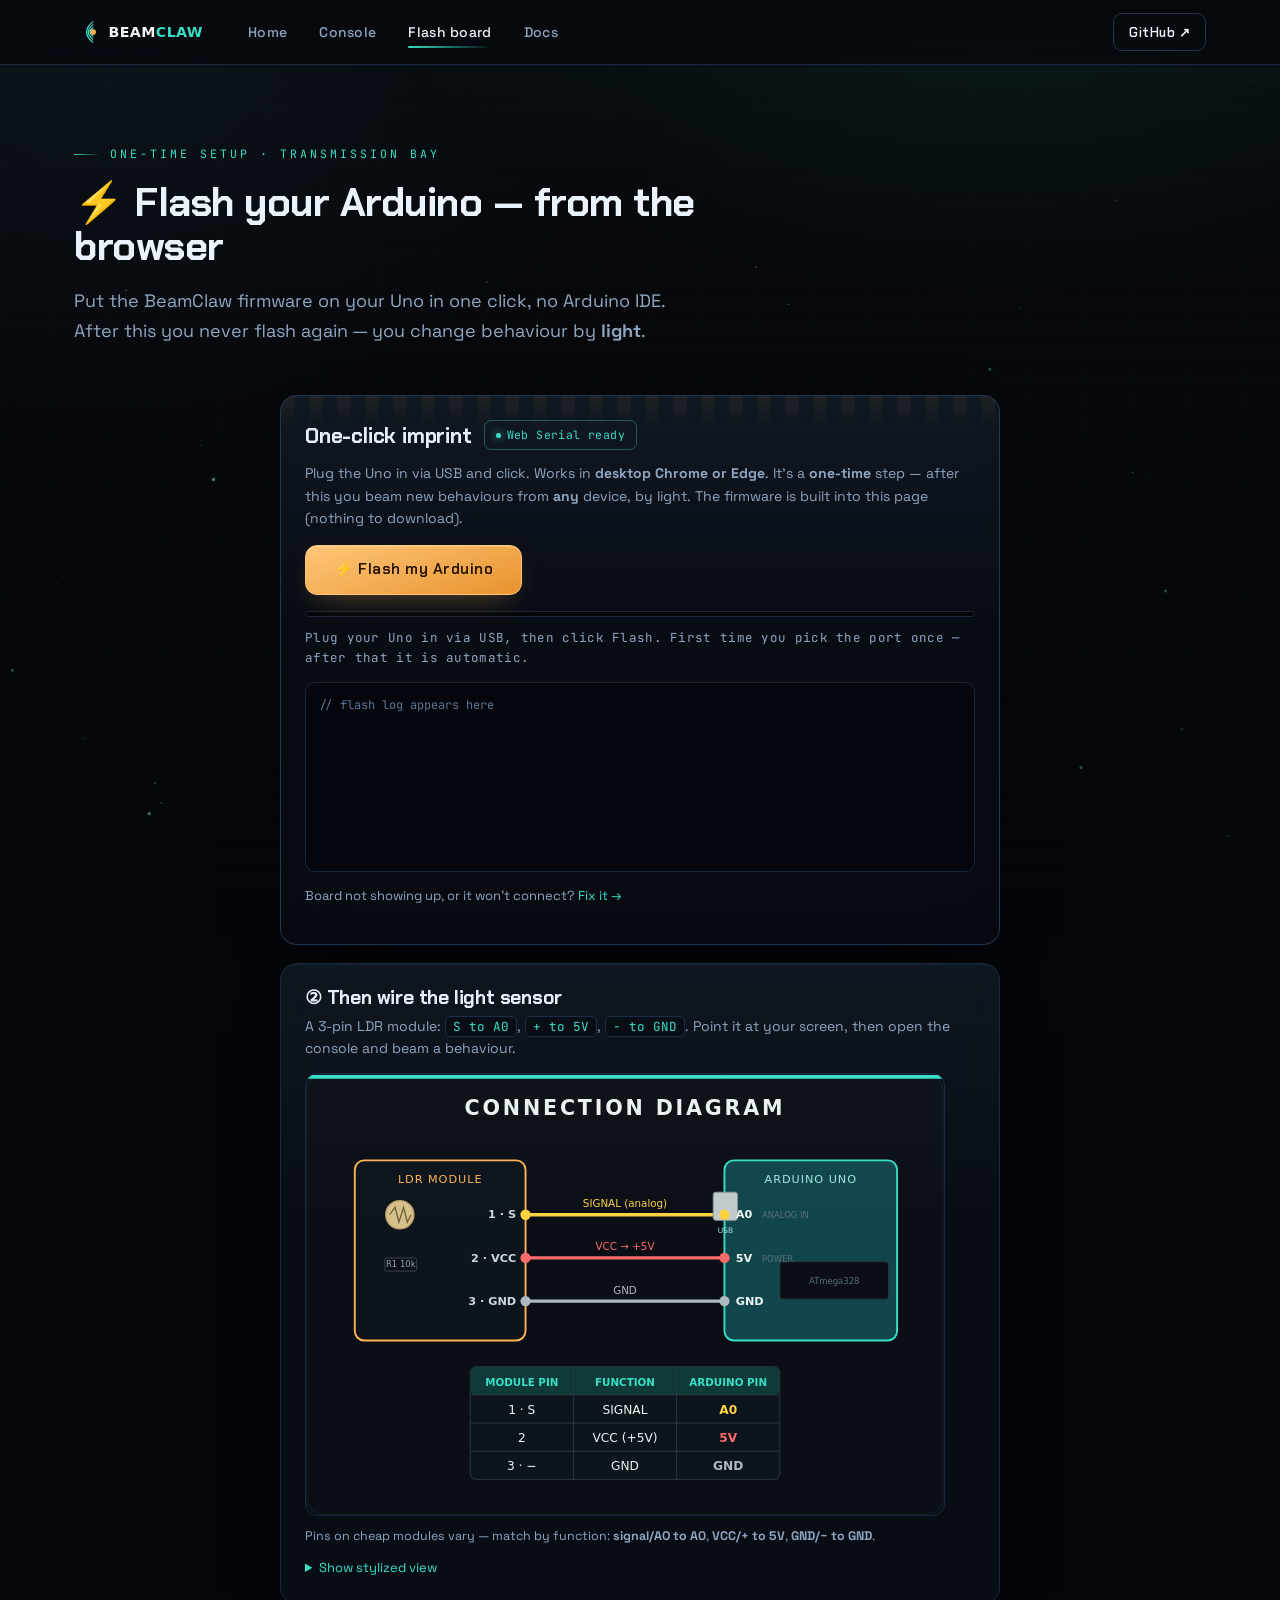
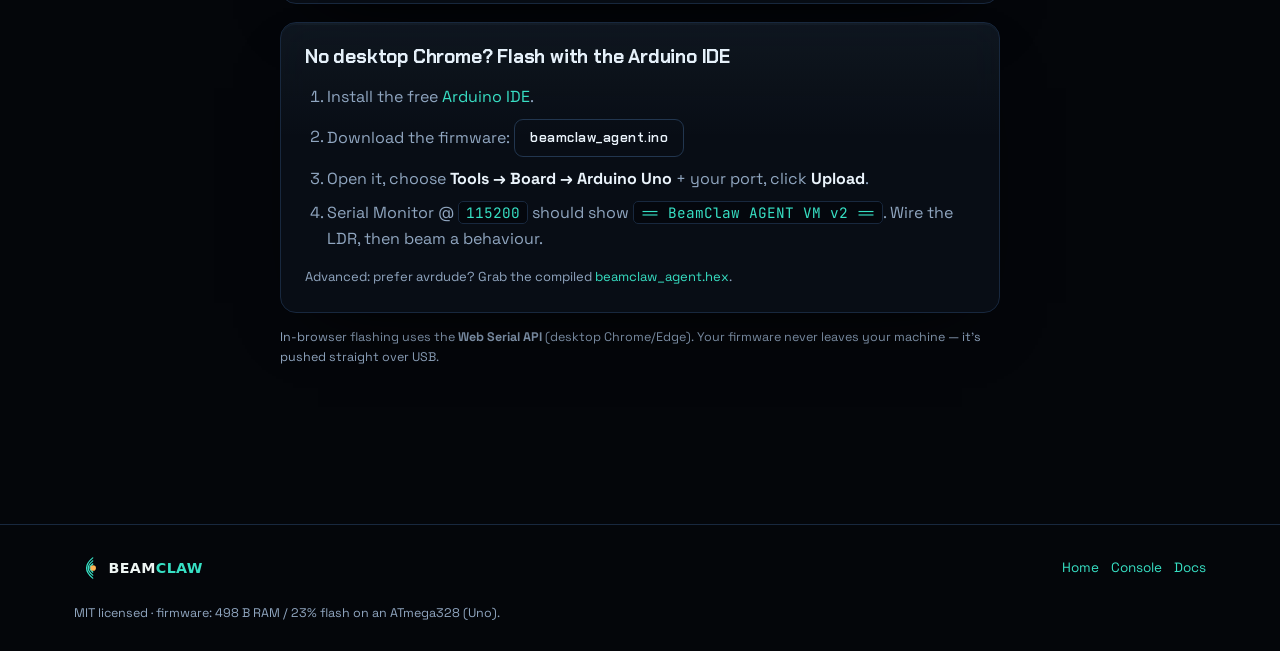
<file: flash.html>
<!DOCTYPE html><html lang="en"><head>
<meta charset="UTF-8"/><meta name="viewport" content="width=device-width,initial-scale=1"/>
<title>Flash an Arduino From Your Browser — No Arduino IDE | BeamClaw</title>
<meta name="description" content="One-click flash the BeamClaw firmware to an Arduino Uno straight from your browser over Web Serial — no Arduino IDE, no avrdude. A one-time step; after it, you program by light."/>
<meta name="keywords" content="flash Arduino from browser, Web Serial Arduino, flash Arduino without IDE, upload firmware browser, Arduino Uno bootloader browser"/>
<link rel="canonical" href="https://beam-claw.com/flash.html"/>
<meta property="og:type" content="website"/>
<meta property="og:title" content="Flash an Arduino from your browser — no IDE"/>
<meta property="og:description" content="One click installs BeamClaw on your Uno over Web Serial. Do it once; after that you program the board by light."/>
<meta property="og:image" content="assets/og.png"/>
<meta name="twitter:card" content="summary_large_image"/>
<link rel="icon" href="assets/favicon.svg" type="image/svg+xml"/><link rel="icon" type="image/png" sizes="32x32" href="assets/favicon-32.png"/><link rel="apple-touch-icon" href="assets/apple-touch-icon.png"/>
<link rel="stylesheet" href="assets/style.css"/>
</head><body>
<div class="bg-deck"></div><div class="bg-grid"></div><div class="bg-scan"></div>
<canvas id="photons"></canvas>

<nav class="nav"><div class="wrap">
<a class="brand" href="index.html"><img src="assets/logo.svg" alt="BeamClaw" style="height:30px;width:auto;display:block"/></a>
<button class="navtoggle" aria-label="menu" onclick="document.getElementById('nl').classList.toggle('open')">☰</button>
<div class="links" id="nl"><a href="index.html">Home</a><a href="app.html">Console</a><a href="flash.html" class="active">Flash&nbsp;board</a><a href="docs.html">Docs</a></div>
<span class="sp"></span><a class="btn sm ghost" href="https://github.com/technicalaj/beamclaw" target="_blank" rel="noopener">GitHub ↗</a>
</div></nav>

<section style="border-top:0;padding-top:var(--s8)"><div class="wrap">
<div class="sec-head reveal">
  <span class="eyebrow">one-time setup · transmission bay</span>
  <h2 class="h-sec">⚡ Flash your Arduino — from the browser</h2>
  <p class="lead">Put the BeamClaw firmware on your Uno in one click, no Arduino IDE. After this you never flash again — you change behaviour by <b>light</b>.</p>
</div>

<div class="flashcard">
<div class="bay-frame panel reveal" style="padding:24px;margin-top:24px">
  <div class="bay-rail"></div>
  <div style="display:flex;align-items:center;gap:12px;flex-wrap:wrap">
    <h3 style="font-family:var(--disp);font-size:21px;margin:0">One-click imprint</h3>
    <span class="tag" id="wsStatus">checking…</span>
  </div>
  <p class="dim" style="margin:12px 0 16px;font-size:14px">Plug the Uno in via USB and click. Works in <b>desktop Chrome or Edge</b>. It's a <b>one-time</b> step — after this you beam new behaviours from <b>any</b> device, by light. The firmware is built into this page (nothing to download).</p>
  <button class="btn gold lg" id="flashBtn" disabled>⚡ Flash my Arduino</button>
  <div class="prog" style="margin-top:16px"><i id="fprog"></i></div>
  <div class="bstat" id="fstat" style="text-align:left"></div>
  <div class="log" id="log"><span class="d">// flash log appears here</span></div>
  <div id="done" style="display:none;margin-top:16px">
    <p class="dim" style="font-size:14px;margin:0 0 10px">Wire a light sensor: <code>S→A0</code>, <code>+→5V</code>, <code>−→GND</code>. Then:</p>
    <a class="btn primary" href="app.html">▶ Go beam an agent</a>
  </div>
  <p class="dim" style="font-size:13px;margin-top:14px">Board not showing up, or it won't connect? <a href="#" id="fhelpToggle">Fix it →</a></p>
  <div id="fhelp" style="display:none;margin-top:10px;border:1px solid rgba(255,255,255,.14);border-radius:10px;padding:14px 16px">
    <b style="font-size:14px">Can't connect / no port shows up</b>
    <ol class="steps2" style="margin:10px 0 0">
      <li><b>Use desktop Chrome or Edge</b> — on a Mac too (Safari can't flash; nor can Firefox, iPhone/iPad or Android).</li>
      <li><b>Use a DATA USB cable.</b> Many cheap cables are charge-only and show no port at all.</li>
      <li><b>Close the Arduino IDE and its Serial Monitor</b> (or any serial terminal) — they hold the port, so the browser can't open it. Then unplug-replug and click Flash again.</li>
      <li><b>Clone board? Install its USB driver:</b> <a href="https://www.wch-ic.com/downloads/CH341SER_MAC_ZIP.html" target="_blank" rel="noopener">CH340</a> or <a href="https://www.silabs.com/developer-tools/usb-to-uart-bridge-vcp-drivers" target="_blank" rel="noopener">CP210x</a> (most often needed on macOS).</li>
      <li><b>Still nothing?</b> Try another USB port/cable, or use the IDE method below with the <a href="firmware/beamclaw_agent.hex" download>.hex</a>.</li>
    </ol>
  </div>
</div>

<div class="panel reveal" style="padding:24px;margin-top:18px">
  <h3 style="font-family:var(--disp);font-size:19px;margin:0 0 6px">② Then wire the light sensor</h3>
  <p class="dim" style="font-size:14px;margin:0 0 14px">A 3-pin LDR module: <code>S to A0</code>, <code>+ to 5V</code>, <code>− to GND</code>. Point it at your screen, then open the console and beam a behaviour.</p>
  <img src="assets/wiring-diagram.svg" alt="Connection diagram: module pin 1/S to A0, 2/VCC to 5V, 3/GND to GND" loading="lazy" style="display:block;width:100%;max-width:640px;border-radius:12px;border:1px solid var(--line)"/>
  <p class="dim" style="font-size:12.5px;margin:10px 0 0">Pins on cheap modules vary — match by function: <b>signal/AO to A0</b>, <b>VCC/+ to 5V</b>, <b>GND/− to GND</b>.</p>
  <details style="margin-top:12px"><summary style="cursor:pointer;font-size:13px;color:#37e0c4">Show stylized view</summary>
    <img src="assets/wiring.svg" alt="Stylized BeamClaw wiring diagram" loading="lazy" style="display:block;width:100%;max-width:600px;border-radius:12px;border:1px solid var(--line);margin-top:10px"/>
  </details>
</div>

<div class="panel lift reveal d1" style="padding:24px;margin-top:18px">
  <h3 style="font-family:var(--disp);font-size:19px;margin:0 0 10px">No desktop Chrome? Flash with the Arduino IDE</h3>
  <ol class="steps2">
    <li>Install the free <a href="https://www.arduino.cc/en/software" target="_blank" rel="noopener">Arduino IDE</a>.</li>
    <li>Download the firmware: <a class="btn sm ghost" href="firmware/beamclaw_agent.ino" download>beamclaw_agent.ino</a></li>
    <li>Open it, choose <b>Tools → Board → Arduino Uno</b> + your port, click <b>Upload</b>.</li>
    <li>Serial Monitor @ <code>115200</code> should show <code>== BeamClaw AGENT VM v2 ==</code>. Wire the LDR, then beam a behaviour.</li>
  </ol>
  <p class="dim" style="font-size:13px;margin:8px 0 0">Advanced: prefer avrdude? Grab the compiled <a href="firmware/beamclaw_agent.hex" download>beamclaw_agent.hex</a>.</p>
</div>
<p class="dim" style="font-size:12.5px;margin-top:14px">In-browser flashing uses the <b>Web Serial API</b> (desktop Chrome/Edge). Your firmware never leaves your machine — it's pushed straight over USB.</p>
</div></div></section>

<footer style="border-top:1px solid var(--line);margin-top:40px;padding:28px 0">
<div class="wrap" style="display:flex;flex-wrap:wrap;gap:12px;align-items:center">
<a class="brand" href="index.html"><img src="assets/logo.svg" alt="BeamClaw" style="height:30px;width:auto;display:block"/></a>
<span style="flex:1"></span>
<a href="index.html">Home</a><a href="app.html">Console</a><a href="docs.html">Docs</a>
<div style="flex-basis:100%;color:var(--dim);font-size:12.5px;margin-top:8px">MIT licensed · firmware: 498 B RAM / 23% flash on an ATmega328 (Uno).</div>
</div></footer>

<script src="assets/fx.js"></script>
<script src="assets/firmware.js"></script>
<script src="assets/flash.js"></script>
</body></html>
</file>
<file: assets/style.css>
/* ============================================================================
   BeamClaw — site-v2 · "Photonic Command Deck"
   Cinematic / futuristic LiFi aesthetic.
   Display: Chakra Petch · Body: Space Grotesk · Mono: JetBrains Mono
   One luminous teal accent (#37e0c4) + sparing gold (#ffb454) on near-black.
   No purple. Mixed HUD edges + selective radii. Editorial/asymmetric.
   ALL element IDs from app.js / flash.js are preserved verbatim.
============================================================================ */
@import url('https://fonts.googleapis.com/css2?family=Chakra+Petch:wght@500;600;700&family=Space+Grotesk:wght@400;500;600;700&family=JetBrains+Mono:wght@400;500;700&display=swap');

:root{
  /* canvas — near-black with cool depth */
  --bg:#06080c; --bg2:#080b12; --bg3:#0a0e18;
  --void:#04060a;
  --panel:rgba(13,20,32,.55); --panel2:rgba(16,24,38,.72); --panel-solid:#0c1320;
  --glass:rgba(20,30,46,.42);
  --line:#18283e; --line2:#22364f; --line3:#2c4564;
  --hair:rgba(120,170,210,.10);

  --txt:#eaf3fb; --dim:#90a6c0; --faint:#5d7493; --ghost:#3a4f6b;

  /* one luminous accent + sparing gold */
  --teal:#37e0c4; --teal-d:#13a48b; --teal-deep:#0c7a67;
  --teal-glow:rgba(55,224,196,.55);
  --gold:#ffb454; --gold-d:#e8932f;
  --bad:#ff5d6c; --good:#37e0c4;
  --sky:#56c7ff; /* secondary cool only for faint depth glows, never as a UI accent */

  --disp:'Chakra Petch',sans-serif;
  --body:'Space Grotesk',system-ui,sans-serif;
  --mono:'JetBrains Mono',ui-monospace,monospace;

  --r:16px; --r-sm:10px; --r-xs:6px;
  --maxw:1180px; --readw:780px;
  --s1:4px;--s2:8px;--s3:12px;--s4:16px;--s5:24px;--s6:32px;--s7:48px;--s8:72px;--s9:104px;

  --ease:cubic-bezier(.2,.7,.3,1);
  --shadow:0 28px 70px -38px #000, 0 2px 0 rgba(120,170,210,.04) inset;
}

*{box-sizing:border-box}
html{scroll-behavior:smooth;-webkit-text-size-adjust:100%}
body{
  margin:0;background:var(--void);color:var(--txt);
  font-family:var(--body);line-height:1.6;font-size:16px;
  overflow-x:hidden;position:relative;
  text-rendering:optimizeLegibility;-webkit-font-smoothing:antialiased;
}
/* ---- layered space canvas: radial glows + technical grid + scanlines ---- */
.bg-deck{position:fixed;inset:0;z-index:-3;pointer-events:none;background:
  radial-gradient(1100px 680px at 78% -12%, rgba(55,224,196,.10), transparent 60%),
  radial-gradient(900px 620px at 8% 4%, rgba(86,199,255,.06), transparent 62%),
  radial-gradient(700px 700px at 50% 120%, rgba(255,180,84,.045), transparent 60%),
  linear-gradient(180deg,#06080c 0%,#05070b 45%,#04060a 100%);
}
.bg-grid{position:fixed;inset:0;z-index:-2;pointer-events:none;opacity:.5;
  background-image:
    linear-gradient(rgba(86,150,200,.045) 1px,transparent 1px),
    linear-gradient(90deg,rgba(86,150,200,.045) 1px,transparent 1px);
  background-size:54px 54px;
  -webkit-mask-image:radial-gradient(120% 90% at 50% 0%, #000 55%, transparent 100%);
          mask-image:radial-gradient(120% 90% at 50% 0%, #000 55%, transparent 100%);
}
.bg-scan{position:fixed;inset:0;z-index:-2;pointer-events:none;opacity:.5;
  background:repeating-linear-gradient(0deg, rgba(255,255,255,.012) 0 1px, transparent 1px 3px);
  mix-blend-mode:screen;
}
#photons{position:fixed;inset:0;z-index:-1;pointer-events:none;opacity:.9}

a{color:var(--teal);text-decoration:none;transition:color .18s}
a:hover{color:#7df0dc}
a:focus-visible,button:focus-visible,input:focus-visible{outline:2px solid var(--teal);outline-offset:2px}
img{max-width:100%;display:block}
::selection{background:rgba(55,224,196,.28);color:#eafff9}

.wrap{max-width:var(--maxw);margin:0 auto;padding:0 24px}
.mono{font-family:var(--mono)}
.dim{color:var(--dim)} .faint{color:var(--faint)}
.center{text-align:center}
.hide{display:none!important}
.g{color:var(--teal)}
.gold{color:var(--gold)}

/* small reusable HUD bits */
.hud-corners{position:relative}
.hud-corners::before,.hud-corners::after{content:'';position:absolute;width:12px;height:12px;pointer-events:none;opacity:.55}
.hud-corners::before{left:-1px;top:-1px;border-left:1px solid var(--teal);border-top:1px solid var(--teal)}
.hud-corners::after{right:-1px;bottom:-1px;border-right:1px solid var(--teal);border-bottom:1px solid var(--teal)}

/* ============================ NAV ============================ */
.nav{position:sticky;top:0;z-index:80;
  background:linear-gradient(180deg,rgba(6,8,12,.92),rgba(6,8,12,.7));
  backdrop-filter:blur(16px) saturate(140%);
  -webkit-backdrop-filter:blur(16px) saturate(140%);
  border-bottom:1px solid var(--line)}
.nav .wrap{display:flex;align-items:center;gap:20px;height:64px}
.brand{font-family:var(--disp);font-weight:700;font-size:20px;letter-spacing:1.5px;color:var(--txt);
  display:inline-flex;align-items:center;gap:9px;position:relative}
.brand b{color:var(--teal);text-shadow:0 0 18px rgba(55,224,196,.5)}
.brand .dotled{width:7px;height:7px;border-radius:50%;background:var(--teal);
  box-shadow:0 0 10px var(--teal);animation:pulse 2.4s ease-in-out infinite}
.nav .links{display:flex;gap:6px;margin-left:6px}
.nav .links a{color:var(--dim);font-size:14px;font-weight:500;letter-spacing:.3px;
  padding:8px 13px;border-radius:8px;position:relative;transition:.18s}
.nav .links a:hover{color:var(--txt);background:rgba(255,255,255,.03)}
.nav .links a.active{color:var(--txt)}
.nav .links a.active::after{content:'';position:absolute;left:13px;right:13px;bottom:3px;height:2px;
  background:linear-gradient(90deg,var(--teal),transparent);border-radius:2px}
.nav .sp{flex:1}
.navtoggle{display:none;background:rgba(255,255,255,.02);border:1px solid var(--line2);
  border-radius:9px;color:var(--txt);padding:9px 12px;cursor:pointer;font-size:16px;line-height:1}

/* ============================ BUTTONS ============================ */
.btn{display:inline-flex;align-items:center;gap:9px;justify-content:center;
  border:1px solid var(--line2);background:rgba(255,255,255,.02);color:var(--txt);
  border-radius:10px;padding:13px 22px;font-family:var(--disp);font-size:14.5px;font-weight:600;
  letter-spacing:.5px;cursor:pointer;transition:.22s var(--ease);min-height:46px;line-height:1;
  position:relative;overflow:hidden}
.btn::after{content:'';position:absolute;inset:0;background:
  linear-gradient(110deg,transparent 30%,rgba(255,255,255,.14) 50%,transparent 70%);
  transform:translateX(-120%);transition:transform .55s var(--ease)}
.btn:hover::after{transform:translateX(120%)}
.btn:hover{border-color:var(--teal);color:#fff;transform:translateY(-2px);
  box-shadow:0 14px 34px -16px var(--teal-glow)}
.btn.primary{background:linear-gradient(160deg,#2ee0c2,#11a288);border-color:#33e3c6;color:#042019;
  box-shadow:0 10px 30px -14px var(--teal-glow), inset 0 1px 0 rgba(255,255,255,.3)}
.btn.primary:hover{box-shadow:0 16px 40px -14px var(--teal-glow), inset 0 1px 0 rgba(255,255,255,.35)}
.btn.gold{background:linear-gradient(160deg,#ffc678,#e8932f);border-color:#ffc678;color:#241400;
  box-shadow:0 10px 30px -14px rgba(255,180,84,.5), inset 0 1px 0 rgba(255,255,255,.3)}
.btn.ghost{background:transparent;border-color:var(--line2)}
.btn.ghost:hover{background:rgba(55,224,196,.04)}
.btn.sm{padding:9px 15px;font-size:13px;min-height:38px;border-radius:9px}
.btn.lg{padding:16px 28px;font-size:15.5px;border-radius:12px}
.btn:disabled{opacity:.4;cursor:not-allowed;transform:none;box-shadow:none}
.btn:disabled::after{display:none}

/* ============================ PANELS / GLASS ============================ */
.panel{background:var(--panel);backdrop-filter:blur(18px);-webkit-backdrop-filter:blur(18px);
  border:1px solid var(--line);border-radius:var(--r);box-shadow:var(--shadow);
  position:relative;transition:transform .3s var(--ease),border-color .3s var(--ease),box-shadow .3s var(--ease)}
.panel::before{content:'';position:absolute;inset:0;border-radius:inherit;pointer-events:none;
  background:linear-gradient(180deg,rgba(120,170,210,.06),transparent 40%)}
.panel.lift:hover{transform:translateY(-4px);border-color:var(--line3);
  box-shadow:0 36px 80px -42px #000, 0 0 0 1px rgba(55,224,196,.1)}

.tag{display:inline-flex;align-items:center;gap:6px;font-family:var(--mono);font-size:11.5px;
  color:var(--dim);border:1px solid var(--line2);border-radius:7px;padding:5px 11px;letter-spacing:.4px}
.tag::before{content:'';width:5px;height:5px;border-radius:50%;background:var(--faint)}
.tag.ok{color:var(--teal);border-color:rgba(55,224,196,.35)}
.tag.ok::before{background:var(--teal);box-shadow:0 0 8px var(--teal)}
.tag.gold{color:var(--gold);border-color:rgba(255,180,84,.35)}
.tag.gold::before{background:var(--gold);box-shadow:0 0 8px var(--gold)}

/* ============================ SECTIONS / TYPE ============================ */
section{padding:var(--s9) 0;border-top:1px solid var(--line);position:relative}
.eyebrow{font-family:var(--mono);font-size:11.5px;letter-spacing:3px;text-transform:uppercase;
  color:var(--teal);display:inline-flex;align-items:center;gap:10px}
.eyebrow::before{content:'';width:26px;height:1px;background:linear-gradient(90deg,var(--teal),transparent)}
h1,h2,h3,h4{font-family:var(--disp);letter-spacing:-.2px;line-height:1.1;margin:0;font-weight:700}
.h-sec{font-size:clamp(26px,4vw,40px);font-weight:700;margin:16px 0 8px;letter-spacing:-.5px}
.lead{color:var(--dim);font-size:clamp(15px,1.5vw,18px);max-width:640px;line-height:1.7}
.kicker{color:var(--faint);font-size:13px;font-family:var(--mono);letter-spacing:.5px}
.sec-head{max-width:720px;margin-bottom:var(--s7)}

/* section coordinate label (HUD detail) */
.sec-coord{position:absolute;top:28px;right:24px;font-family:var(--mono);font-size:11px;
  color:var(--ghost);letter-spacing:1px;pointer-events:none}

/* ============================ HERO ============================ */
.hero{position:relative;overflow:hidden;padding:clamp(56px,9vw,108px) 0 clamp(40px,6vw,80px);
  border-top:0}
.hero-grid{display:grid;grid-template-columns:1.05fr .95fr;gap:clamp(28px,4vw,64px);align-items:center}
.hero-copy{position:relative;z-index:2}
.hero .eyebrow{margin-bottom:22px}
.hero h1{font-size:clamp(38px,6vw,72px);font-weight:700;letter-spacing:-1.5px;line-height:1.02;
  position:relative}
.hero h1 .beam-word{position:relative;display:inline-block;
  background:linear-gradient(92deg,var(--teal) 0%,#8df3e2 45%,var(--teal) 100%);
  background-size:220% 100%;-webkit-background-clip:text;background-clip:text;color:transparent;
  animation:sweep 5.5s var(--ease) infinite}
@keyframes sweep{0%,100%{background-position:140% 0}50%{background-position:-40% 0}}
.hero .lead{margin:26px 0 32px;font-size:clamp(15px,1.6vw,18.5px);max-width:560px}
.hero .lead b{color:var(--txt);font-weight:600}
.hero .cta{display:flex;gap:14px;flex-wrap:wrap}
.hero .pills{margin-top:30px;display:flex;gap:9px;flex-wrap:wrap}
.hero-readout{margin-top:30px;display:flex;gap:22px;flex-wrap:wrap;font-family:var(--mono);
  font-size:12px;color:var(--faint);letter-spacing:.5px}
.hero-readout b{color:var(--teal);font-weight:500}

/* ---- signature hero BEAM: screen → photons → chip ---- */
.beam-stage{position:relative;height:clamp(320px,42vw,460px);z-index:1}
.beam-stage .ring{position:absolute;inset:0;margin:auto;width:min(420px,86%);aspect-ratio:1;
  border-radius:50%;border:1px solid rgba(55,224,196,.12);
  box-shadow:0 0 80px -20px rgba(55,224,196,.3) inset}
.beam-stage .ring.r2{width:min(300px,62%);border-color:rgba(55,224,196,.18);
  animation:spin 38s linear infinite}
.beam-stage .ring.r3{width:min(190px,40%);border-style:dashed;border-color:rgba(86,199,255,.16);
  animation:spin 24s linear infinite reverse}
@keyframes spin{to{transform:rotate(360deg)}}

.beam-line{position:absolute;left:13%;right:13%;top:50%;height:2px;transform:translateY(-50%);
  background:linear-gradient(90deg,transparent,rgba(55,224,196,.15) 12%,var(--teal) 50%,rgba(55,224,196,.15) 88%,transparent);
  border-radius:2px;filter:drop-shadow(0 0 6px rgba(55,224,196,.6))}
.beam-line .surge{position:absolute;top:-1px;left:-10%;width:14%;height:4px;border-radius:4px;
  background:linear-gradient(90deg,transparent,#eafff9,transparent);
  filter:blur(.5px);animation:surge 2.4s var(--ease) infinite}
@keyframes surge{0%{left:-14%;opacity:0}10%{opacity:1}90%{opacity:1}100%{left:100%;opacity:0}}
/* photon dots travelling the beam */
.beam-line .ph{position:absolute;top:50%;width:5px;height:5px;border-radius:50%;background:#cffff5;
  transform:translateY(-50%);box-shadow:0 0 8px var(--teal);animation:flyx 2.6s linear infinite}
.beam-line .ph:nth-child(2){animation-delay:.5s}
.beam-line .ph:nth-child(3){animation-delay:1s;width:4px;height:4px}
.beam-line .ph:nth-child(4){animation-delay:1.5s}
.beam-line .ph:nth-child(5){animation-delay:2s;width:3px;height:3px;opacity:.7}
@keyframes flyx{0%{left:0;opacity:0}8%{opacity:1}92%{opacity:1}100%{left:100%;opacity:0}}

/* emitter (screen) + receiver (chip) nodes */
.beam-node{position:absolute;top:50%;transform:translateY(-50%);z-index:2}
.beam-node.emit{left:2%}
.beam-node.recv{right:2%}
.node-box{width:84px;height:108px;border-radius:12px;border:1px solid var(--line3);
  background:linear-gradient(160deg,rgba(16,24,38,.9),rgba(10,15,24,.95));
  box-shadow:0 18px 40px -22px #000, inset 0 1px 0 rgba(120,170,210,.08);
  position:relative;backdrop-filter:blur(8px)}
.node-box.chip{width:78px;height:78px;border-radius:14px}
.node-box .scr{position:absolute;inset:9px;border-radius:7px;overflow:hidden;
  background:#04070d;border:1px solid var(--line)}
.node-box .scr::before{content:'';position:absolute;inset:0;
  background:repeating-linear-gradient(0deg,rgba(55,224,196,.0) 0 2px,rgba(55,224,196,.5) 2px 3px);
  animation:scrflick 1.4s steps(8) infinite;opacity:.5}
@keyframes scrflick{0%{opacity:.12;transform:translateY(0)}50%{opacity:.55}100%{opacity:.12;transform:translateY(-3px)}}
.node-box.chip .core{position:absolute;inset:0;margin:auto;width:14px;height:14px;border-radius:50%;
  background:var(--gold);box-shadow:0 0 18px var(--gold),0 0 36px rgba(255,180,84,.4);
  animation:pulse 2s ease-in-out infinite}
.node-box.chip .pins{position:absolute;inset:0;border-radius:14px;
  background:
    linear-gradient(90deg,var(--line3) 1px,transparent 1px) 0 0/12px 100%,
    linear-gradient(0deg,var(--line3) 1px,transparent 1px) 0 0/100% 12px;
  opacity:.25;-webkit-mask:radial-gradient(closest-side,transparent 58%,#000 60%);
          mask:radial-gradient(closest-side,transparent 58%,#000 60%)}
.node-label{position:absolute;top:calc(100% + 10px);left:50%;transform:translateX(-50%);
  font-family:var(--mono);font-size:10.5px;color:var(--faint);white-space:nowrap;letter-spacing:.5px}
.node-label b{color:var(--teal);font-weight:500}

@keyframes pulse{0%,100%{transform:scale(1);opacity:.85}50%{transform:scale(1.25);opacity:1}}

/* floating depth chips around the beam */
.float-chip{position:absolute;font-family:var(--mono);font-size:11px;color:var(--dim);
  background:rgba(10,16,26,.7);border:1px solid var(--line2);border-radius:8px;padding:7px 11px;
  backdrop-filter:blur(10px);box-shadow:0 12px 30px -18px #000;z-index:3;white-space:nowrap}
.float-chip .v{color:var(--teal)}
.float-chip.f1{left:-2%;top:10%;animation:bob 6s ease-in-out infinite}
.float-chip.f2{right:-3%;top:18%;animation:bob 7s ease-in-out infinite .8s}
.float-chip.f3{right:4%;bottom:8%;animation:bob 5.5s ease-in-out infinite .4s}
@keyframes bob{0%,100%{transform:translateY(0)}50%{transform:translateY(-9px)}}

/* ============================ STAT CARDS (floating, asymmetric) ============================ */
.statband{display:grid;grid-template-columns:repeat(4,1fr);gap:16px}
.stat{padding:22px 22px 20px;position:relative;overflow:hidden}
.stat::after{content:'';position:absolute;right:-30px;top:-30px;width:90px;height:90px;border-radius:50%;
  background:radial-gradient(circle,rgba(55,224,196,.12),transparent 70%)}
.stat .v{font-family:var(--mono);font-size:clamp(26px,3.4vw,38px);color:var(--teal);font-weight:700;
  letter-spacing:-1px;line-height:1;text-shadow:0 0 24px rgba(55,224,196,.25)}
.stat .l{font-size:12px;color:var(--dim);text-transform:uppercase;letter-spacing:1.2px;margin-top:10px}
.stat .tick{position:absolute;left:0;top:0;bottom:0;width:2px;background:linear-gradient(180deg,var(--teal),transparent)}
.stat.gold .v{color:var(--gold);text-shadow:0 0 24px rgba(255,180,84,.25)}
.stat.gold .tick{background:linear-gradient(180deg,var(--gold),transparent)}

/* ============================ GRIDS / FEATURES ============================ */
.grid3{display:grid;grid-template-columns:repeat(3,1fr);gap:18px}
.grid2{display:grid;grid-template-columns:1fr 1fr;gap:18px}

.feat{padding:26px}
.feat .ic{width:46px;height:46px;border-radius:12px;display:grid;place-items:center;font-size:22px;
  background:linear-gradient(160deg,rgba(55,224,196,.14),rgba(55,224,196,.03));
  border:1px solid rgba(55,224,196,.22);box-shadow:0 0 24px -10px var(--teal-glow)}
.feat h4{font-family:var(--disp);font-size:18px;margin:16px 0 8px;letter-spacing:0}
.feat p{margin:0;color:var(--dim);font-size:14.5px;line-height:1.65}

/* numbered steps (asymmetric: big mono index) */
.steps{counter-reset:s}
.step{padding:26px;position:relative;overflow:hidden}
.step .n{font-family:var(--mono);color:var(--teal);font-size:12.5px;letter-spacing:1px;
  display:inline-flex;align-items:center;gap:8px}
.step .n::before{content:'';width:18px;height:1px;background:var(--teal)}
.step h4{font-family:var(--disp);font-size:19px;margin:14px 0 8px}
.step p{margin:0;color:var(--dim);font-size:14.5px;line-height:1.65}
.step .ghost-num{position:absolute;right:14px;top:2px;font-family:var(--disp);font-weight:700;
  font-size:78px;color:rgba(120,170,210,.05);line-height:1;pointer-events:none;letter-spacing:-3px}

/* ============================ COMPARISON TABLE ============================ */
.cmp-wrap{border:1px solid var(--line);border-radius:var(--r);overflow:hidden;background:var(--panel);
  backdrop-filter:blur(14px)}
.cmp{width:100%;border-collapse:collapse;font-size:14px}
.cmp th,.cmp td{border-bottom:1px solid var(--line);padding:14px 16px;text-align:left}
.cmp tr:last-child td{border-bottom:0}
.cmp th{font-family:var(--mono);font-size:11.5px;color:var(--dim);font-weight:500;
  background:rgba(255,255,255,.015);text-transform:uppercase;letter-spacing:1px}
.cmp th:nth-child(2){color:var(--teal)}
.cmp td:first-child{color:var(--dim);font-weight:500}
.cmp td:nth-child(2){background:rgba(55,224,196,.04)}
.cmp .yes{color:var(--teal);font-weight:600}
.cmp .no{color:var(--bad)}
.cmp tr:hover td{background:rgba(55,224,196,.04)}
.cmp tr:hover td:nth-child(2){background:rgba(55,224,196,.08)}

/* ============================ FAQ accordion ============================ */
.faq-list{display:flex;flex-direction:column;gap:12px;max-width:var(--readw)}
.faq-item{border:1px solid var(--line);border-radius:12px;background:var(--panel);overflow:hidden;
  transition:border-color .25s}
.faq-item[open]{border-color:var(--line3)}
.faq-item summary{list-style:none;cursor:pointer;padding:18px 22px;display:flex;align-items:center;
  gap:14px;font-family:var(--disp);font-size:16.5px;font-weight:600;color:var(--txt)}
.faq-item summary::-webkit-details-marker{display:none}
.faq-item summary .qx{margin-left:auto;color:var(--teal);font-family:var(--mono);font-size:18px;
  transition:transform .25s var(--ease);flex:none}
.faq-item[open] summary .qx{transform:rotate(45deg)}
.faq-item summary .qn{font-family:var(--mono);font-size:12px;color:var(--faint)}
.faq-body{padding:0 22px 20px 22px;color:var(--dim);font-size:14.5px;line-height:1.7}
.faq-body i{color:var(--txt)}

/* ============================ CONSOLE (app.html) ============================ */
.console{max-width:820px;margin:0 auto;overflow:hidden}
.console .top{display:flex;align-items:center;gap:11px;padding:14px 18px;
  border-bottom:1px solid var(--line);background:rgba(255,255,255,.015);
  border-radius:var(--r) var(--r) 0 0}
.console .top .ttl{font-family:var(--disp);font-weight:700;letter-spacing:.5px}
.console .top .ttl b{color:var(--teal)}
.console .top .ses{font-family:var(--mono);font-size:11px;color:var(--ghost);letter-spacing:.5px}
.dot{width:9px;height:9px;border-radius:50%;background:var(--teal);
  box-shadow:0 0 12px var(--teal);animation:pulse 2.2s ease-in-out infinite;flex:none}
#chat{height:min(48vh,400px);overflow:auto;padding:18px;display:flex;flex-direction:column;gap:11px;
  scrollbar-width:thin;scrollbar-color:var(--line2) transparent}
#chat::-webkit-scrollbar{width:8px}#chat::-webkit-scrollbar-thumb{background:var(--line2);border-radius:8px}
.msg{max-width:88%;padding:12px 15px;border-radius:13px;font-size:14.5px;white-space:pre-wrap;
  line-height:1.6;animation:rise .28s var(--ease)}
.msg.you{align-self:flex-end;background:linear-gradient(160deg,#123043,#0d2536);
  border:1px solid #1d3f5c;color:#dceefb;border-bottom-right-radius:4px}
.msg.bot{align-self:flex-start;background:var(--panel-solid);border:1px solid var(--line2);
  border-bottom-left-radius:4px}
.msg.bot b{color:var(--teal)}
.msg .dev{display:none;margin-top:10px;font-family:var(--mono);font-size:11px;color:var(--dim);
  background:#04070d;border:1px solid var(--line);border-radius:8px;padding:11px;white-space:pre-wrap;
  line-height:1.55}
.show-dev .msg .dev{display:block}
@keyframes rise{from{opacity:0;transform:translateY(7px)}to{opacity:1;transform:none}}
.chips{padding:0 18px 14px;display:flex;gap:8px;flex-wrap:wrap}
.chip{font-size:13px;color:var(--dim);border:1px dashed var(--line2);border-radius:8px;
  padding:8px 14px;cursor:pointer;transition:.16s;font-family:var(--mono)}
.chip:hover{border-color:var(--teal);border-style:solid;color:var(--txt);
  background:rgba(55,224,196,.05)}
.inbar{display:flex;gap:11px;padding:14px 18px;border-top:1px solid var(--line);
  background:rgba(255,255,255,.015)}
.inbar input{flex:1;background:var(--void);border:1px solid var(--line2);color:var(--txt);
  border-radius:10px;padding:14px 18px;font-family:var(--body);font-size:15px;transition:.18s}
.inbar input:focus{outline:none;border-color:var(--teal);box-shadow:0 0 0 3px rgba(55,224,196,.12)}
.settings{display:none;padding:18px;border-top:1px solid var(--line);background:rgba(4,7,13,.4)}
.settings.on{display:block}
.settings label{display:block;font-size:12px;color:var(--dim);margin:12px 0 5px;letter-spacing:.3px}
.settings input{width:100%;background:var(--void);border:1px solid var(--line2);color:var(--txt);
  border-radius:var(--r-sm);padding:11px 13px;font-family:var(--mono);font-size:13px}
.settings input:focus{outline:none;border-color:var(--teal)}
.settings a{color:var(--teal)}

/* ---- beam zone (in-page, before fullscreen) ---- */
.beamzone{display:none;padding:18px;border-top:1px solid var(--line);background:rgba(4,7,13,.35)}
.beamzone.on{display:block}
.beamzone .bz-head{display:flex;align-items:center;gap:10px;margin-bottom:14px;
  font-family:var(--mono);font-size:11.5px;color:var(--faint);letter-spacing:1px;text-transform:uppercase}
.beamzone .bz-head .pulse-dot{width:7px;height:7px;border-radius:50%;background:var(--teal);
  box-shadow:0 0 10px var(--teal);animation:pulse 1.6s ease-in-out infinite}
.stage{display:flex;flex-direction:column;position:relative}

/* The flashing TARGET — pure black/white, NOTHING on it during a beam */
#pad{height:148px;border-radius:14px;background:#000;display:flex;align-items:center;
  justify-content:center;color:#2a3e54;font-family:var(--mono);font-size:12px;cursor:pointer;
  transition:background .005s linear;border:1px solid var(--line2);text-align:center;padding:0 12px;
  position:relative}
#pad::before,#pad::after{content:'';position:absolute;width:14px;height:14px;border-color:var(--ghost);
  opacity:.6;transition:opacity .2s}
#pad::before{left:8px;top:8px;border-left:1px solid;border-top:1px solid}
#pad::after{right:8px;bottom:8px;border-right:1px solid;border-bottom:1px solid}

/* Fullscreen UPLOAD STAGE:
   pure-black surround, big flashing TARGET centered (untouched),
   ALL LiFi chrome pinned dim & FAR below the target — never reaches the sensor. */
.stage:fullscreen,.stage:-webkit-full-screen{background:#000;justify-content:center;
  align-items:center;gap:0;padding:0}
.stage:fullscreen #pad,.stage:-webkit-full-screen #pad{height:60vmin;width:60vmin;max-width:60vh;
  border-radius:22px;border:0;font-size:0;color:transparent}
.stage:fullscreen #pad::before,.stage:fullscreen #pad::after,
.stage:-webkit-full-screen #pad::before,.stage:-webkit-full-screen #pad::after{display:none}
/* legacy chrome holder (kept; app.js writes #pb/#bstat) — hidden in fullscreen, the LiFi HUD takes over */
.stage:fullscreen .stagechrome,.stage:-webkit-full-screen .stagechrome{display:none}

/* in-page progress + status (also used in fullscreen via mirror) */
.stagechrome{margin-top:14px}
.prog{height:6px;background:var(--void);border-radius:999px;overflow:hidden;margin-top:14px;
  border:1px solid var(--line)}
.prog>i{display:block;height:100%;width:0;
  background:linear-gradient(90deg,var(--teal-deep),var(--teal));transition:width .05s;
  box-shadow:0 0 12px var(--teal-glow)}
.bstat{font-family:var(--mono);font-size:12.5px;color:var(--dim);margin-top:11px;text-align:center;
  min-height:16px;letter-spacing:.3px}
@keyframes bpulse{0%,100%{opacity:.6}50%{opacity:1}}
.beamzone.uploading .bstat{color:var(--teal);animation:bpulse 1.2s ease-in-out infinite}
.beamzone.uploading .prog{box-shadow:0 0 0 1px rgba(55,224,196,.25)}
.beamzone.uploading #pad{cursor:default}

.bz-controls{display:flex;gap:11px;justify-content:center;margin-top:16px}
#confirm{display:none;margin-top:16px;text-align:center;border-top:1px solid var(--line);padding-top:16px}

/* ====================================================================
   LiFi UPLOAD HUD — lives INSIDE .stage so it renders in fullscreen.
   Hidden normally; only shows when fullscreen + .uploading.
   Pinned to the very bottom, DIM + teal, far from the centered target.
   Pure visual; reads #bstat/#pb via fx.js (no beam-timing changes).
==================================================================== */
.lifi-hud{display:none}
.stage:fullscreen .lifi-hud,.stage:-webkit-full-screen .lifi-hud{
  display:block;position:fixed;left:0;right:0;bottom:0;
  padding:0 4vw calc(2.4vh + env(safe-area-inset-bottom,0px));
  width:min(720px,92vw);margin:0 auto;
  opacity:0;transition:opacity .5s ease;pointer-events:none;z-index:5;
  /* keep it visually separate & dim from the bright target above */
  -webkit-mask-image:linear-gradient(180deg,transparent,#000 22%);
          mask-image:linear-gradient(180deg,transparent,#000 22%)}
/* visible when stage is fullscreen AND fx.js has flagged an active upload */
.stage:fullscreen .lifi-hud.lifi-active,
.stage:-webkit-full-screen .lifi-hud.lifi-active,
.beamzone.uploading .stage:fullscreen .lifi-hud{opacity:.62}
/* extra safety: never let HUD glow near center — it sits below 78% height only */
.lifi-hud .hud-inner{padding-top:6vh}

.lifi-quote{font-family:var(--mono);font-size:clamp(12px,2.4vw,15px);color:var(--teal);
  text-align:center;letter-spacing:.6px;min-height:1.4em;
  text-shadow:0 0 16px rgba(55,224,196,.4);animation:bpulse 1.5s ease-in-out infinite}
.lifi-quote .q-leave{opacity:0;transform:translateY(-4px)}

/* photon-flow line */
.lifi-flow{position:relative;height:2px;margin:16px 0 14px;border-radius:2px;
  background:linear-gradient(90deg,transparent,rgba(55,224,196,.25),rgba(55,224,196,.25),transparent);
  overflow:hidden}
.lifi-flow .fph{position:absolute;top:50%;width:4px;height:4px;border-radius:50%;background:#bffff2;
  transform:translateY(-50%);box-shadow:0 0 7px var(--teal);animation:flyx 1.8s linear infinite}
.lifi-flow .fph:nth-child(2){animation-delay:.45s}
.lifi-flow .fph:nth-child(3){animation-delay:.9s}
.lifi-flow .fph:nth-child(4){animation-delay:1.35s}

/* transmission-plan segments: PREAMBLE → SYNC → LEN → DATA → CRC */
.lifi-plan{display:flex;gap:6px;align-items:stretch}
.tx-seg{flex:1;position:relative;border:1px solid rgba(55,224,196,.2);border-radius:6px;
  padding:7px 4px 16px;text-align:center;overflow:hidden;background:rgba(55,224,196,.03);min-width:0}
.tx-seg.data{flex:2.4}
.tx-seg .fill{position:absolute;left:0;top:0;bottom:0;width:0%;
  background:linear-gradient(90deg,rgba(55,224,196,.12),rgba(55,224,196,.3));
  transition:width .15s linear}
.tx-seg .lbl{position:relative;font-family:var(--mono);font-size:9.5px;letter-spacing:.8px;
  color:var(--dim);text-transform:uppercase}
.tx-seg .sub{position:absolute;left:0;right:0;bottom:4px;font-family:var(--mono);font-size:8px;
  color:var(--faint);letter-spacing:.5px}
.tx-seg.active{border-color:rgba(55,224,196,.6);box-shadow:0 0 14px -4px var(--teal-glow)}
.tx-seg.active .lbl{color:var(--teal)}
.tx-seg.done .fill{width:100%}
.tx-seg.done .lbl{color:var(--teal)}

.lifi-meta{display:flex;justify-content:space-between;align-items:center;margin-top:12px;
  font-family:var(--mono);font-size:11px;color:var(--faint);letter-spacing:.6px}
.lifi-meta .pct{color:var(--teal);font-size:13px;font-weight:500}
.lifi-meta .pass b{color:var(--teal)}

/* ============================ FLASH (flash.html) ============================ */
.flashcard{max-width:720px;margin:0 auto}
.flash-hero{display:grid;grid-template-columns:1fr;gap:0}
.bay-frame{position:relative;border:1px solid var(--line2);border-radius:var(--r);overflow:hidden;
  background:linear-gradient(180deg,rgba(13,20,32,.6),rgba(8,12,20,.7));backdrop-filter:blur(16px)}
.bay-frame .bay-rail{position:absolute;top:0;left:0;right:0;height:34px;
  background:repeating-linear-gradient(90deg,rgba(255,180,84,.12) 0 14px,transparent 14px 28px);
  opacity:.5;-webkit-mask:linear-gradient(180deg,#000,transparent);mask:linear-gradient(180deg,#000,transparent)}
.log{font-family:var(--mono);font-size:12px;line-height:1.65;background:#04070d;border:1px solid var(--line);
  border-radius:var(--r-sm);padding:13px;height:190px;overflow:auto;white-space:pre-wrap;margin-top:14px;
  scrollbar-width:thin;scrollbar-color:var(--line2) transparent}
.log .ok{color:var(--teal)}.log .err{color:var(--bad)}.log .d{color:var(--faint)}
ol.steps2{padding-left:22px}ol.steps2 li{margin:9px 0;color:var(--dim)}
ol.steps2 b{color:var(--txt)}
code{font-family:var(--mono);background:#04070d;border:1px solid var(--line);border-radius:5px;
  padding:1px 7px;font-size:.9em;color:var(--teal)}

/* ============================ DOCS (docs.html) ============================ */
.doc{max-width:var(--readw)}
.doc h3{font-family:var(--disp);font-size:clamp(20px,2.6vw,26px);margin-top:48px;
  display:flex;align-items:center;gap:12px;letter-spacing:-.3px}
.doc h3::before{content:'';width:6px;height:22px;border-radius:3px;
  background:linear-gradient(180deg,var(--teal),var(--teal-deep));flex:none;
  box-shadow:0 0 14px -3px var(--teal-glow)}
.doc p{color:var(--dim);font-size:15px;line-height:1.75}
.doc p b{color:var(--txt)}
.pipe-panel{padding:20px;margin-top:14px}
.pipe-panel pre{margin:0;white-space:pre-wrap;color:var(--dim);font-size:13px;line-height:1.7;
  font-family:var(--mono)}
.pipe-panel pre .hl{color:var(--teal)}

/* ============================ FOOTER ============================ */
footer{border-top:1px solid var(--line);padding:var(--s8) 0 var(--s7);color:var(--dim);
  font-size:13.5px;position:relative}
footer .row{display:flex;gap:22px;flex-wrap:wrap;align-items:center}
footer .row a{color:var(--dim)}footer .row a:hover{color:var(--teal)}
footer .brand{font-size:18px}
footer .tagline{color:var(--faint);font-family:var(--mono);font-size:12px;letter-spacing:.5px}
footer .note{font-size:12px;color:var(--faint);margin-top:14px;line-height:1.7;max-width:760px}

/* ============================ SCROLL REVEAL ============================ */
/* Failsafe: if fx.js never runs (no .fx on <html>), show everything — never a blank page. */
html:not(.fx) .reveal{opacity:1;transform:none}
.reveal{opacity:0;transform:translateY(22px);transition:opacity .7s var(--ease),transform .7s var(--ease)}
.reveal.in{opacity:1;transform:none}
.reveal.d1{transition-delay:.08s}.reveal.d2{transition-delay:.16s}.reveal.d3{transition-delay:.24s}

/* ============================ RESPONSIVE ============================ */
@media(max-width:980px){
  .hero-grid{grid-template-columns:1fr;gap:8px}
  .beam-stage{height:clamp(300px,60vw,400px);margin-top:8px;order:2}
  .hero-copy{order:1}
  .statband{grid-template-columns:repeat(2,1fr)}
  .grid3{grid-template-columns:1fr 1fr}
}
@media(max-width:720px){
  .wrap{padding:0 18px}
  section{padding:var(--s8) 0}
  .nav .links{position:absolute;top:64px;left:0;right:0;flex-direction:column;gap:0;
    background:rgba(6,8,12,.98);backdrop-filter:blur(18px);
    border-bottom:1px solid var(--line);padding:8px 18px;display:none}
  .nav .links.open{display:flex;animation:rise .25s var(--ease)}
  .nav .links a{padding:14px 4px;border-bottom:1px solid var(--line);font-size:16px;border-radius:0}
  .nav .links a.active::after{display:none}
  .navtoggle{display:inline-flex}
  .grid3,.grid2{grid-template-columns:1fr}
  .statband{grid-template-columns:1fr 1fr;gap:12px}
  .float-chip{display:none}
  .cmp{font-size:13px}.cmp th,.cmp td{padding:11px 12px}
  .sec-coord{display:none}
  .hero h1{font-size:clamp(34px,10vw,46px);letter-spacing:-1px}
  .beam-node .node-box{width:64px;height:84px}
  .node-box.chip{width:60px;height:60px}
}
@media(max-width:420px){
  .btn{padding:12px 16px}
  .btn.lg{padding:14px 18px}
  .statband{grid-template-columns:1fr}
  .hero .cta{flex-direction:column}.hero .cta .btn{width:100%}
}
@media(prefers-reduced-motion:reduce){
  *{animation:none!important;transition:none!important;scroll-behavior:auto!important}
  .reveal{opacity:1;
ransform:none}
  .beam-line .surge,.beam-line .ph,.lifi-flow .fph{display:none}
}
</file>
